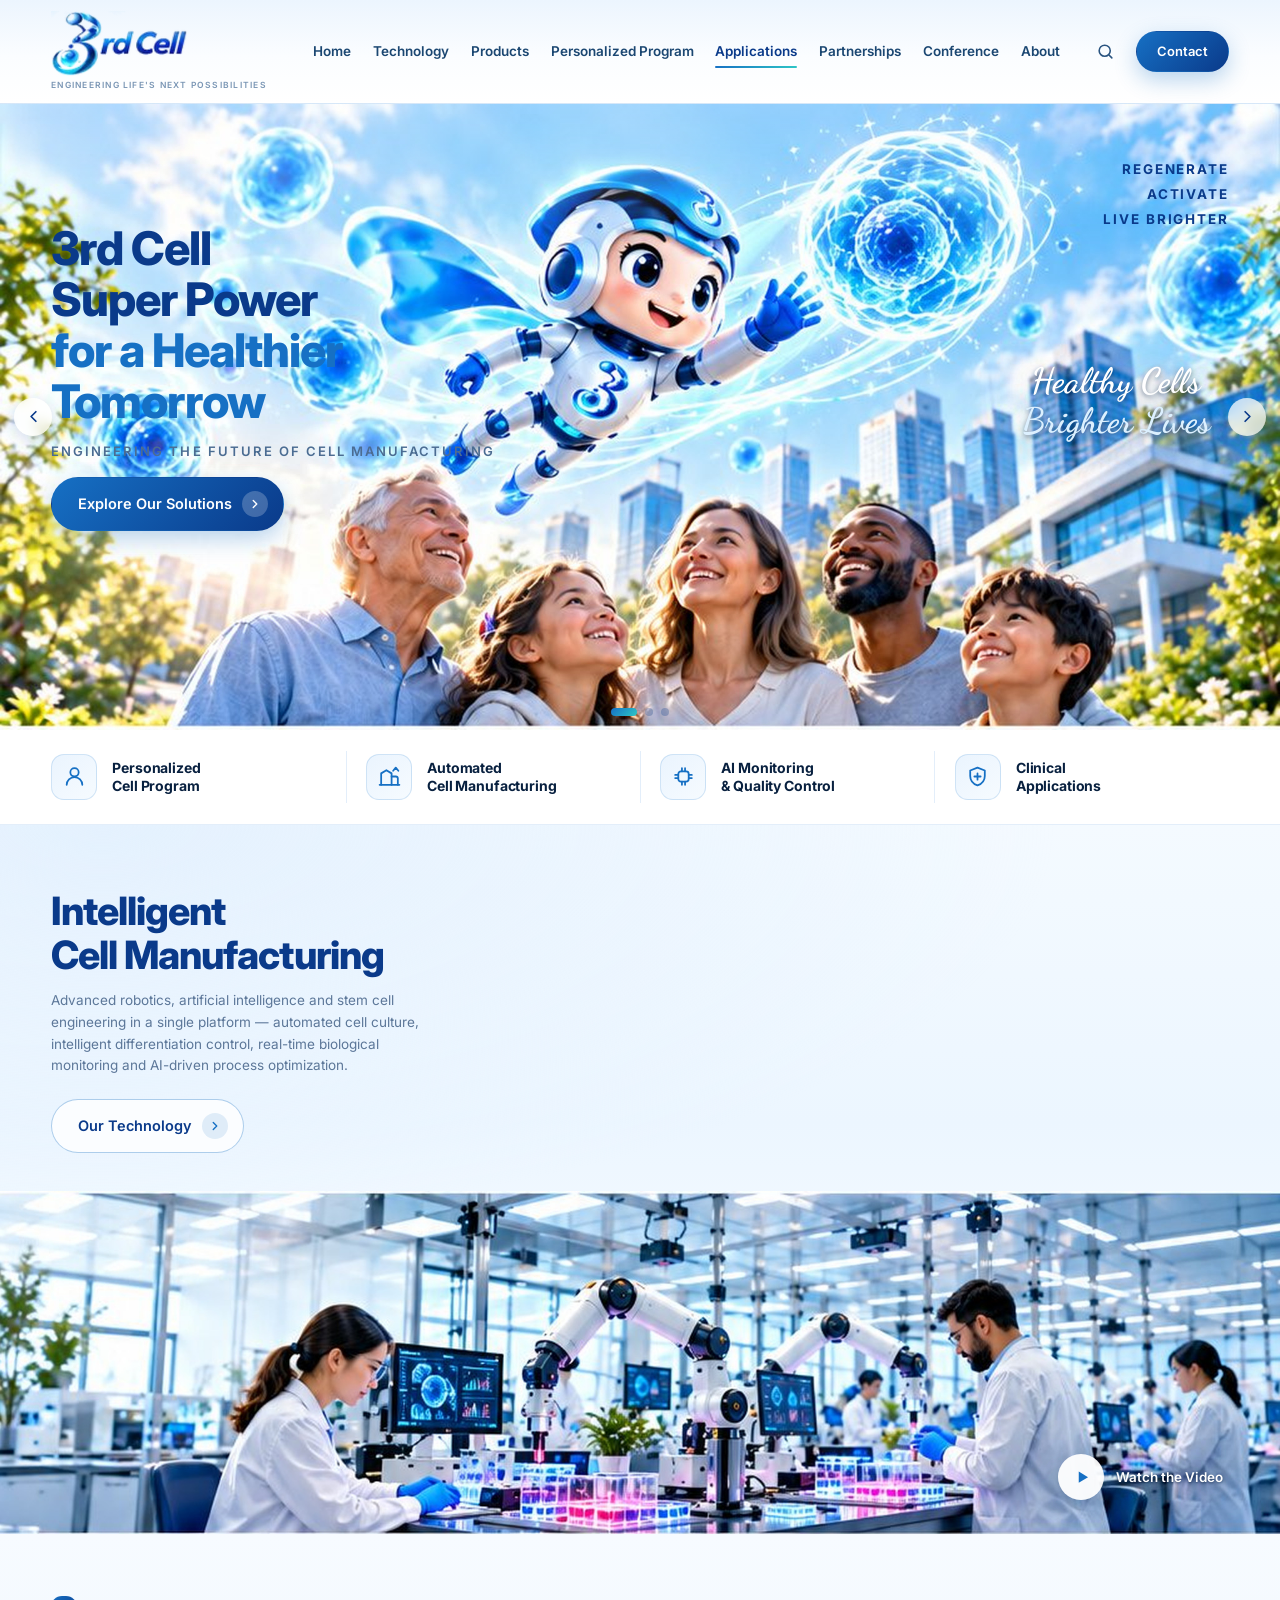
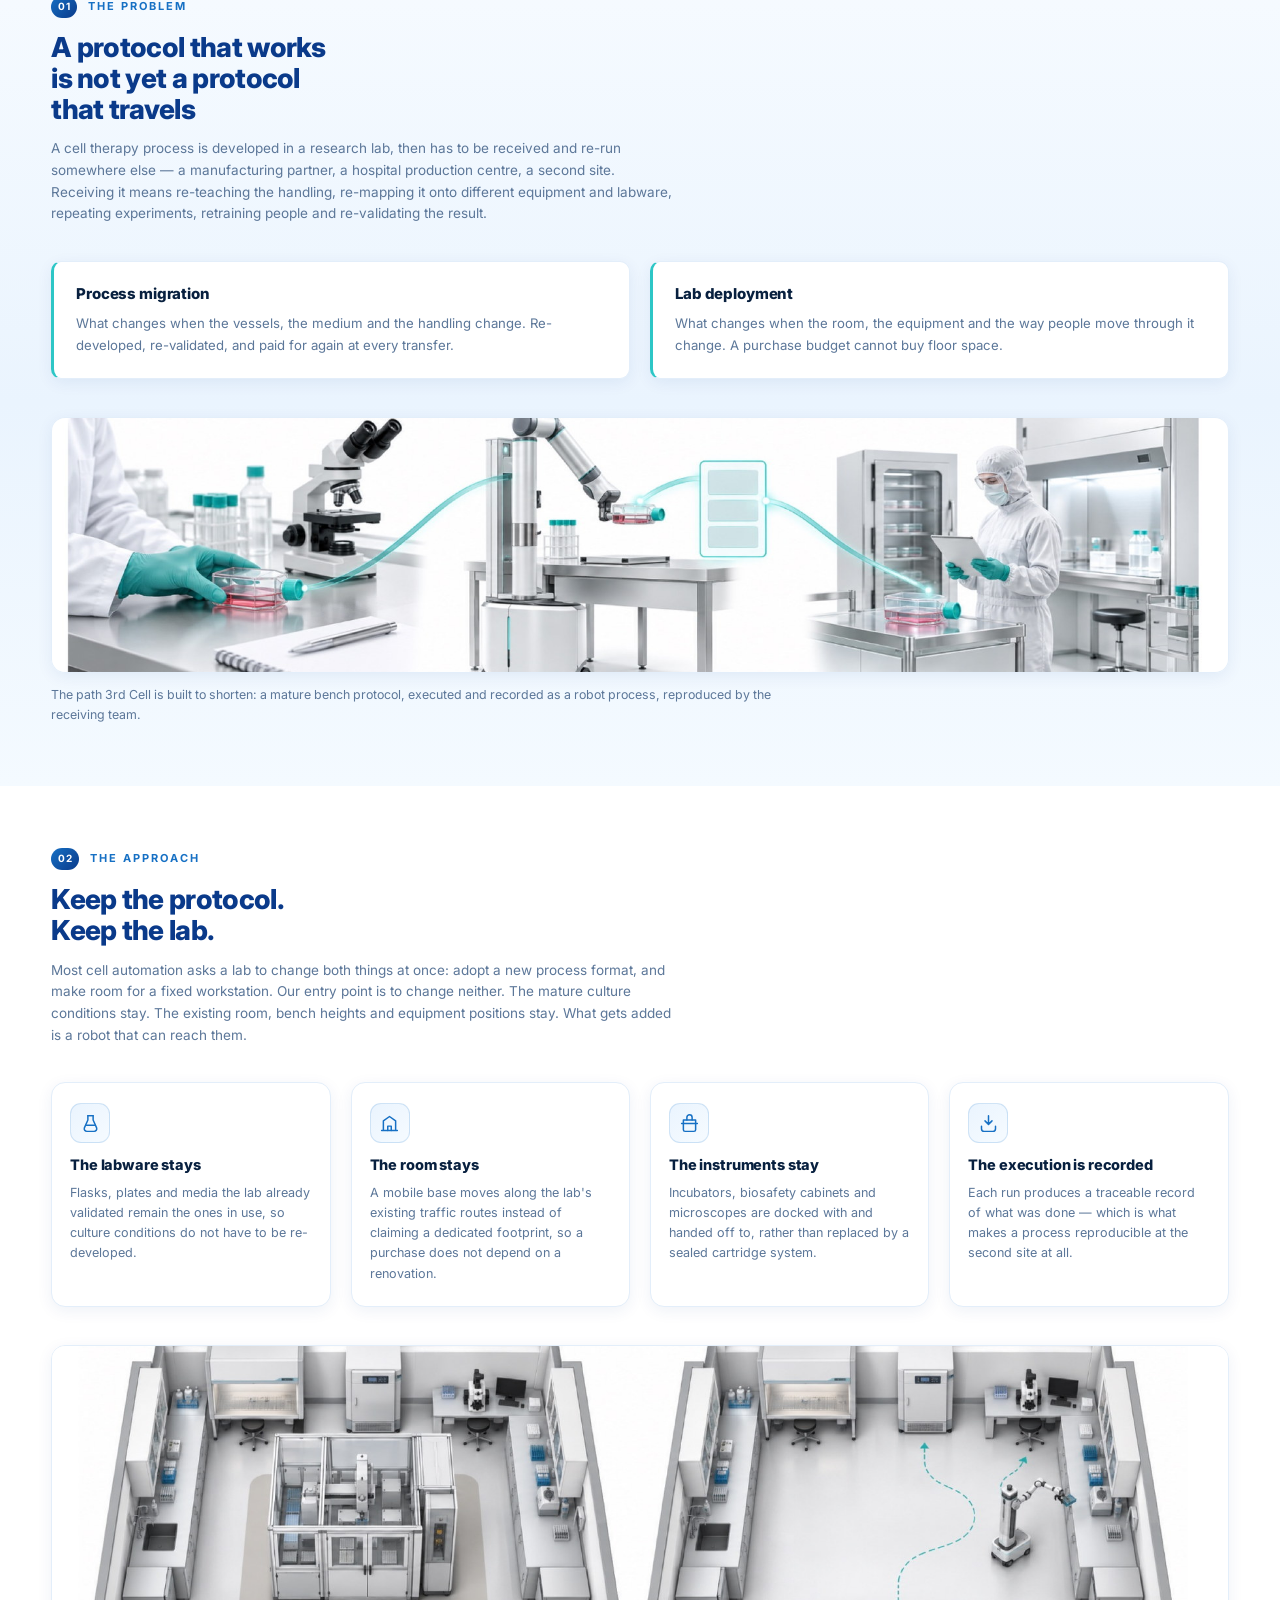
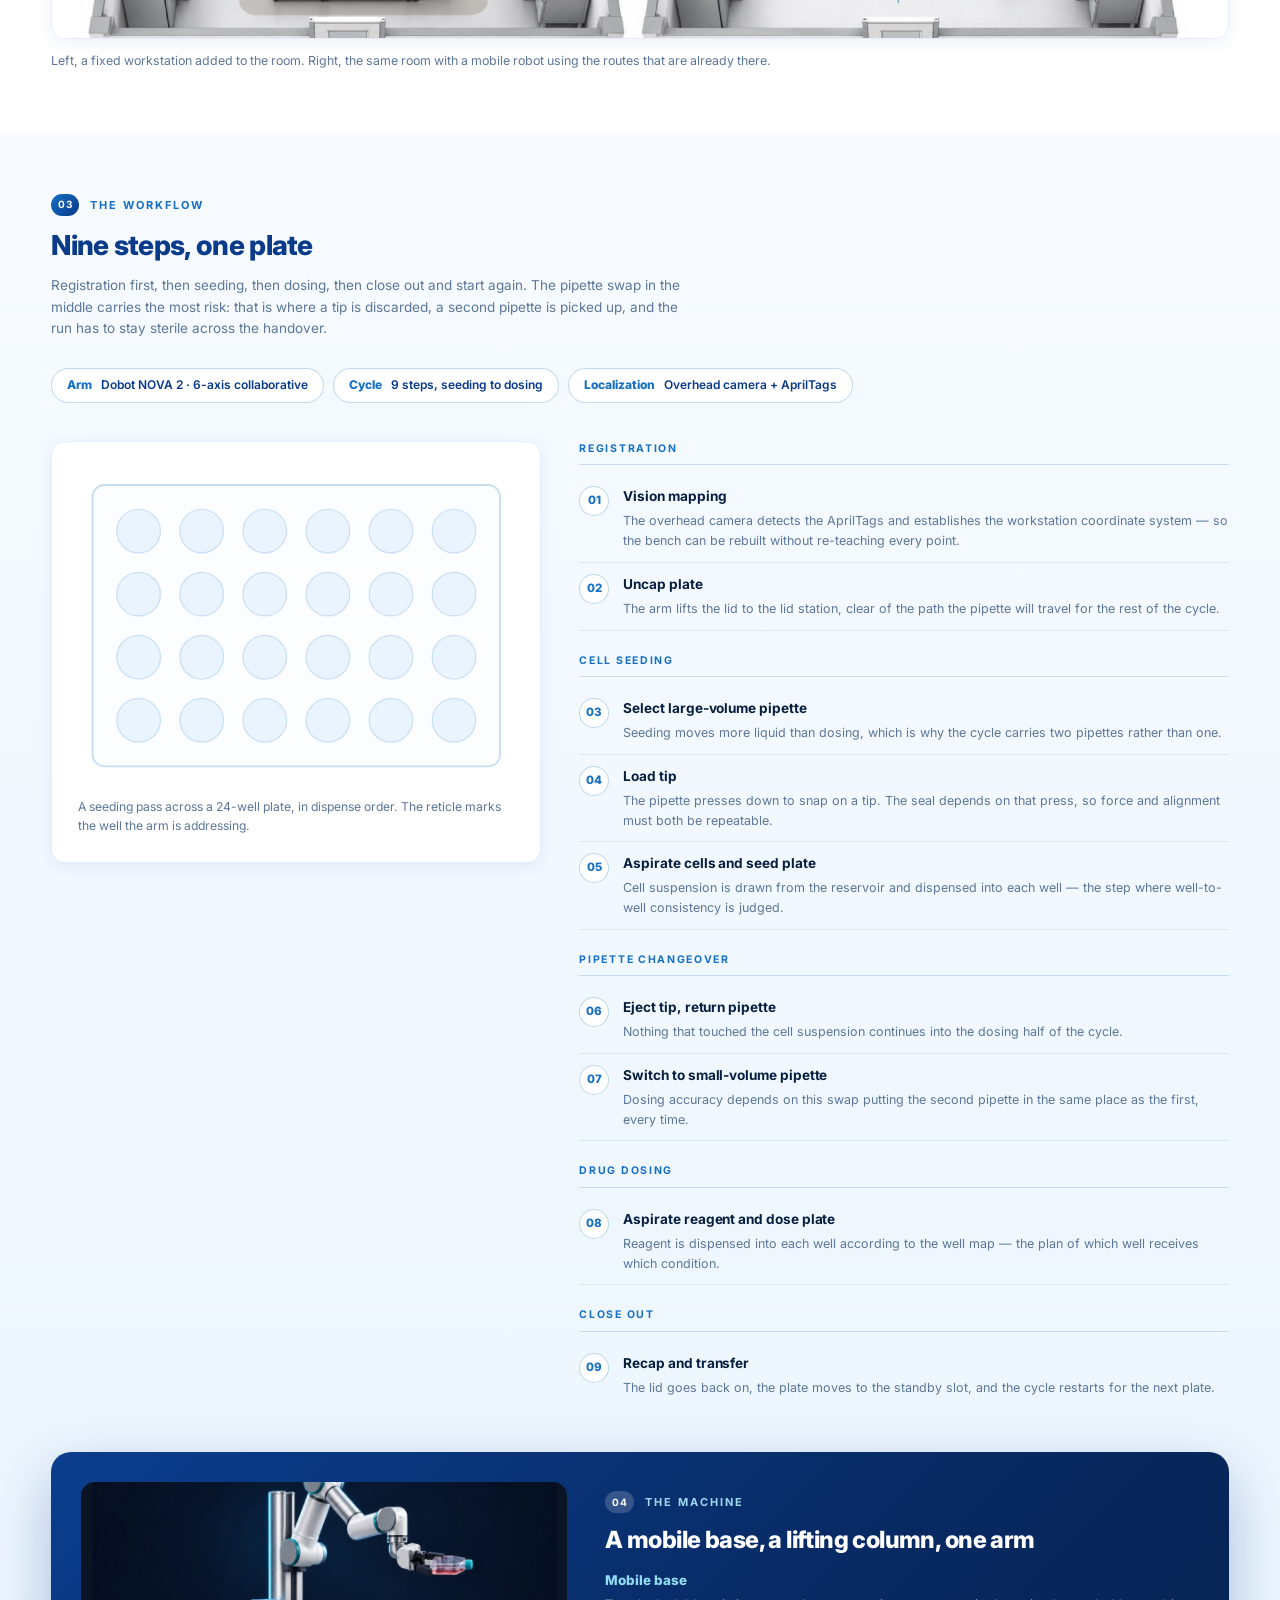
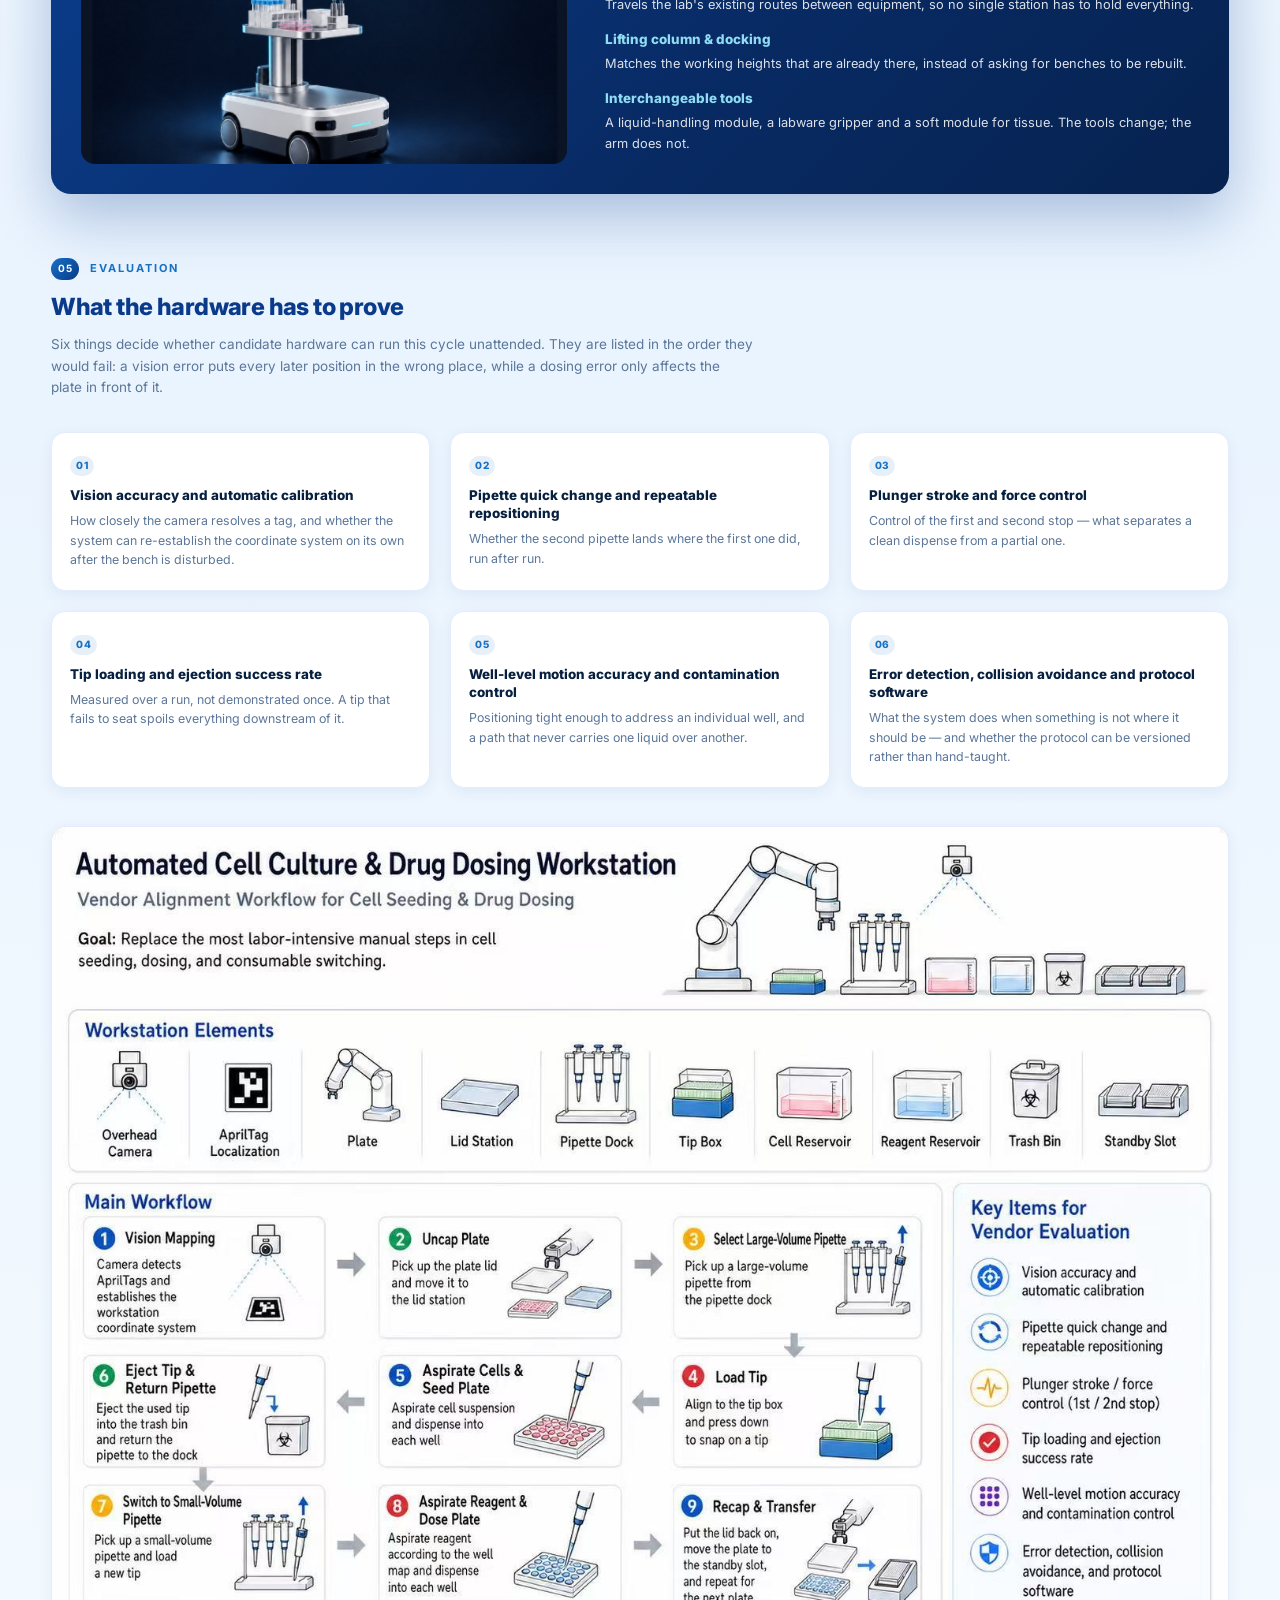
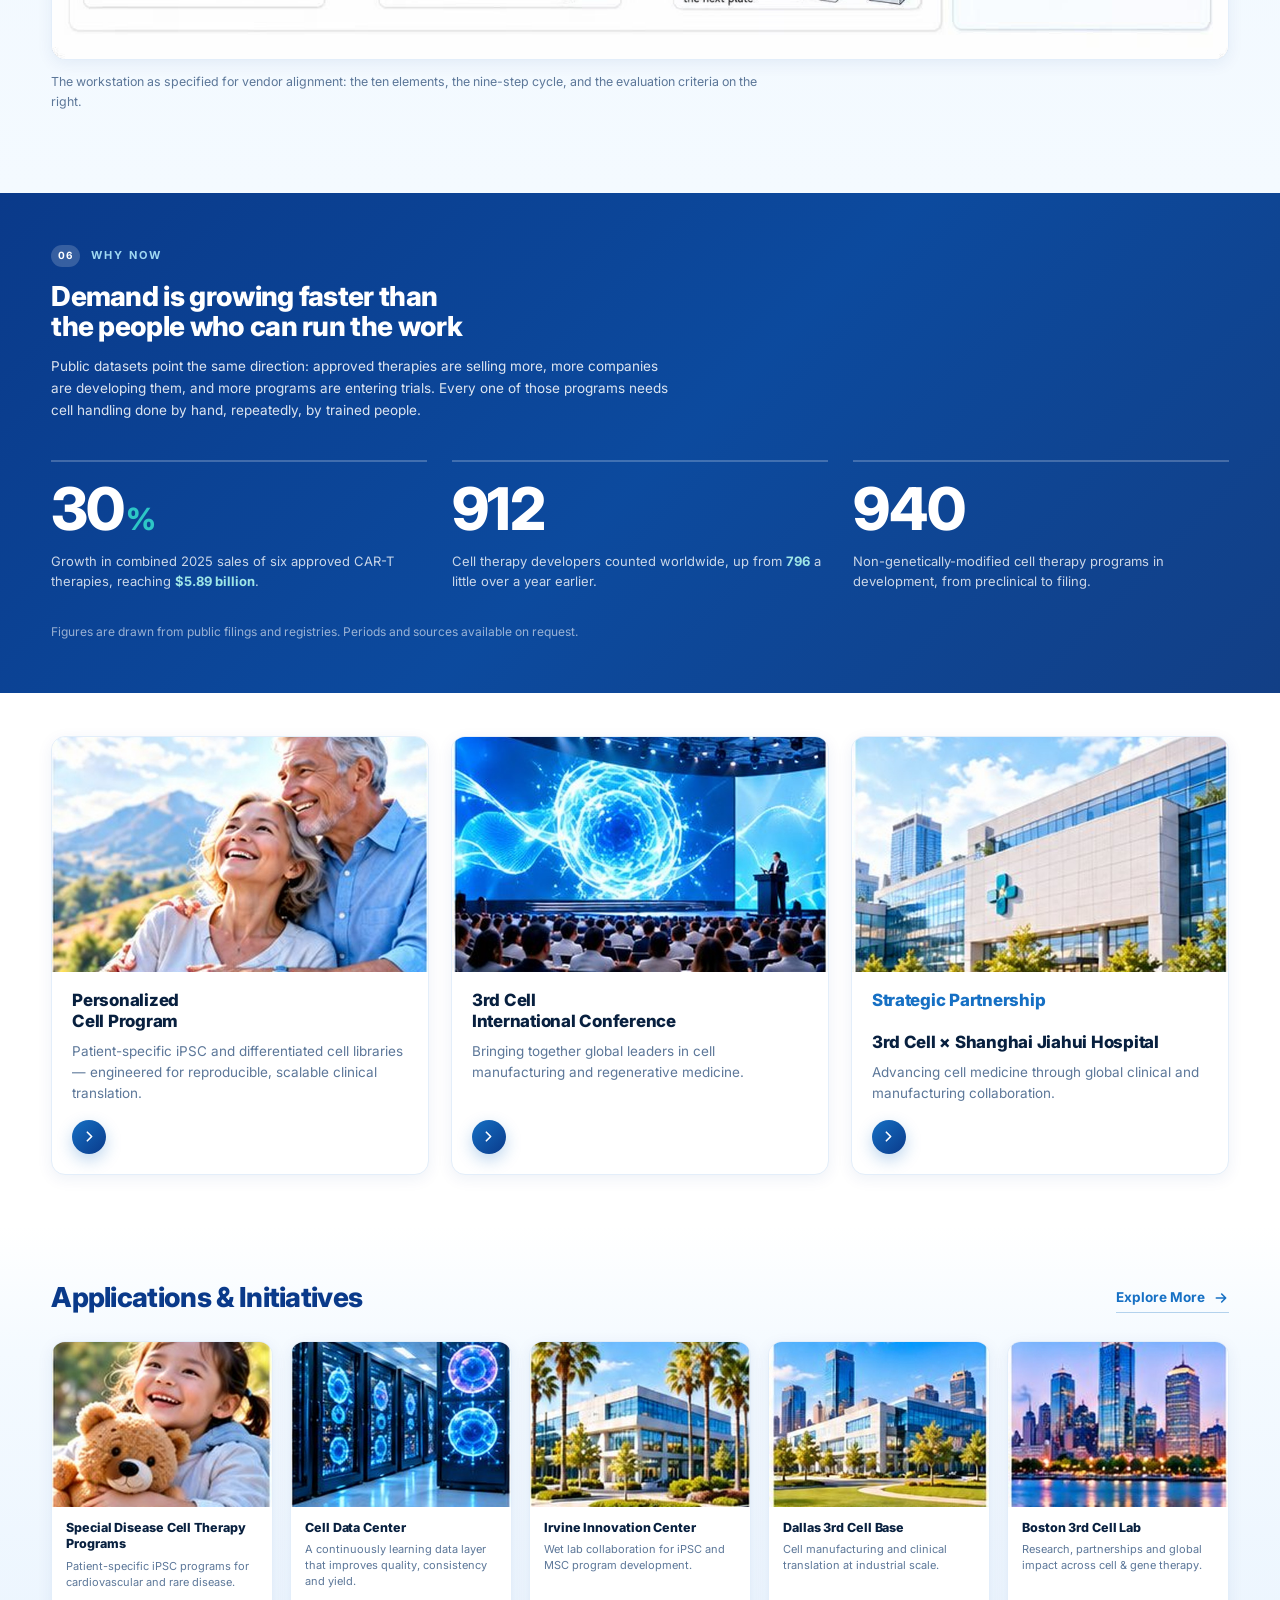
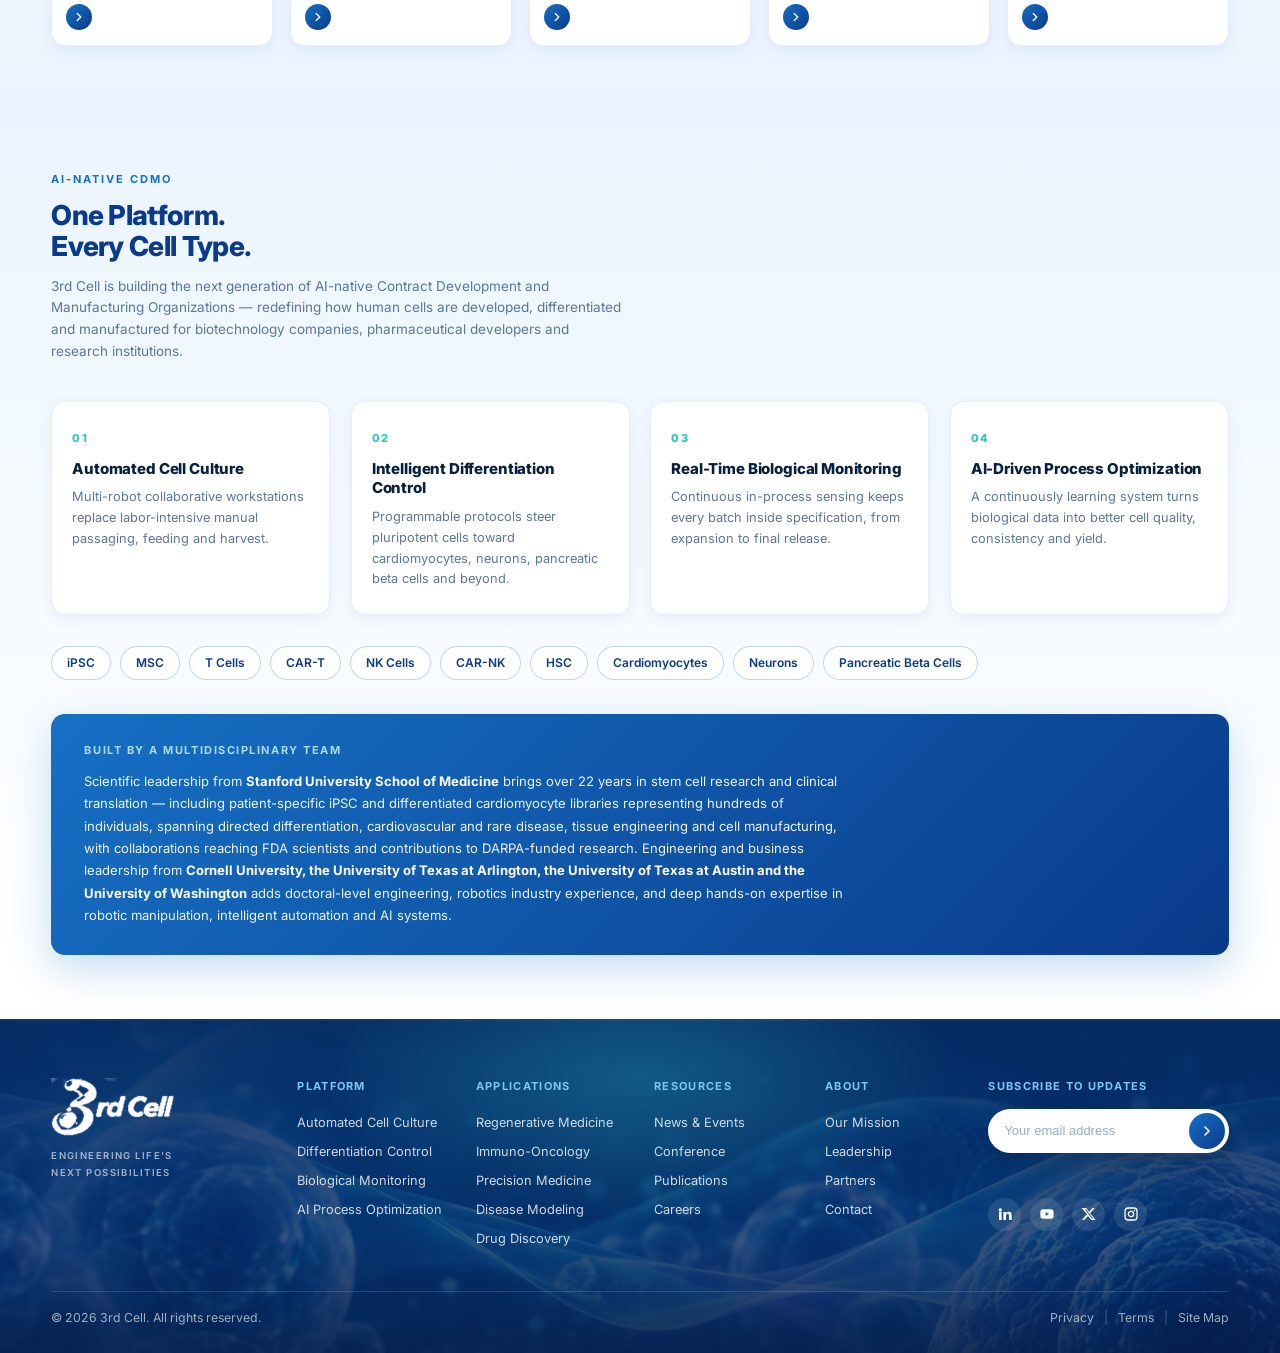
<file: index.html>
<!DOCTYPE html>
<html lang="en">
<head>
<meta charset="UTF-8">
<meta name="viewport" content="width=device-width, initial-scale=1">
<title>3rd Cell — AI-Native Cell Manufacturing</title>
<meta name="description" content="3rd Cell is building the next generation of AI-native CDMOs — advanced robotics, artificial intelligence and stem cell engineering for programmable, reproducible and scalable human cell manufacturing.">
<meta property="og:title" content="3rd Cell — Engineering the Future of Cell Manufacturing">
<meta property="og:description" content="AI-native CDMO for cell and gene therapy: automated cell culture, intelligent differentiation control, real-time biological monitoring and AI-driven process optimization.">
<meta property="og:type" content="website">
<link rel="icon" href="assets/logo.png">
<link rel="preconnect" href="https://fonts.googleapis.com">
<link rel="preconnect" href="https://fonts.gstatic.com" crossorigin>
<link href="https://fonts.googleapis.com/css2?family=Inter:wght@400;500;600;700;800;900&family=Dancing+Script:wght@600;700&display=swap" rel="stylesheet">
<link rel="stylesheet" href="styles.css">
</head>
<body>

<!-- ══════════ HEADER ══════════ -->
<header class="site-header" id="siteHeader">
  <div class="wrap header-inner">
    <a class="brand" href="#top" aria-label="3rd Cell home">
      <img src="assets/logo.png" alt="3rd Cell" class="brand-logo">
      <span class="brand-tag">Engineering Life's Next Possibilities</span>
    </a>

    <nav class="nav" id="primaryNav" aria-label="Primary">
      <a href="#top" class="nav-link is-active">Home</a>
      <a href="#technology" class="nav-link">Technology</a>
      <a href="#products" class="nav-link">Products</a>
      <a href="#programs" class="nav-link">Personalized Program</a>
      <a href="#applications" class="nav-link">Applications</a>
      <a href="#partnerships" class="nav-link">Partnerships</a>
      <a href="#conference" class="nav-link">Conference</a>
      <a href="about.html" class="nav-link">About</a>
    </nav>

    <div class="header-actions">
      <button class="icon-btn" id="searchToggle" aria-label="Search">
        <svg viewBox="0 0 24 24" fill="none" stroke="currentColor" stroke-width="2" stroke-linecap="round"><circle cx="11" cy="11" r="7"/><path d="m20 20-3.6-3.6"/></svg>
      </button>
      <a href="#contact" class="btn btn-primary btn-sm">Contact</a>
      <button class="burger" id="navToggle" aria-label="Menu" aria-expanded="false"><span></span><span></span><span></span></button>
    </div>
  </div>
  <div class="search-bar" id="searchBar">
    <div class="wrap search-inner">
      <svg viewBox="0 0 24 24" fill="none" stroke="currentColor" stroke-width="2" stroke-linecap="round"><circle cx="11" cy="11" r="7"/><path d="m20 20-3.6-3.6"/></svg>
      <input type="search" placeholder="Search 3rd Cell — technology, programs, research…" aria-label="Search site">
      <button class="search-close" id="searchClose" aria-label="Close search">Esc</button>
    </div>
  </div>
</header>

<main id="top">

<!-- ══════════ HERO ══════════ -->
<section class="hero" id="hero" aria-roledescription="carousel">
  <div class="hero-stage">
    <div class="hero-slide is-active" data-theme="light">
      <img class="hero-img" src="assets/hero.jpg" alt="A multi-generational family looking up at glowing cell spheres above a city skyline">
    </div>
    <div class="hero-slide" data-theme="light" data-scrim="light">
      <img class="hero-img" src="assets/lab.jpg" alt="Multi-robot collaborative cell manufacturing laboratory" style="object-position:62% 50%">
    </div>
    <div class="hero-slide" data-theme="dark">
      <img class="hero-img" src="assets/footer-bg.jpg" alt="Luminous engineered cell spheres">
    </div>
  </div>

  <div class="hero-scrim"></div>

  <div class="hero-copy-wrap">
    <div class="hero-copy">
      <h1 class="hero-title">
        <span class="t-dark" data-slide-line>3rd Cell</span>
        <span class="t-dark" data-slide-line>Super Power</span>
        <span class="t-blue" data-slide-line>for a Healthier</span>
        <span class="t-blue" data-slide-line>Tomorrow</span>
      </h1>
      <p class="hero-sub" data-slide-sub>Engineering the Future of Cell Manufacturing</p>
      <a href="#technology" class="btn btn-primary btn-lg" data-slide-cta>Explore Our Solutions
        <span class="btn-arrow"><svg viewBox="0 0 24 24" fill="none" stroke="currentColor" stroke-width="2.4" stroke-linecap="round" stroke-linejoin="round"><path d="m9 6 6 6-6 6"/></svg></span>
      </a>
    </div>
    <p class="hero-eyebrow" data-slide-eyebrow><span>Regenerate</span><span>Activate</span><span>Live Brighter</span></p>
    <p class="hero-script" data-slide-script>Healthy Cells<br><span>Brighter Lives</span></p>
  </div>

  <button class="hero-arrow hero-arrow--prev" id="heroPrev" aria-label="Previous slide">
    <svg viewBox="0 0 24 24" fill="none" stroke="currentColor" stroke-width="2.2" stroke-linecap="round" stroke-linejoin="round"><path d="m15 18-6-6 6-6"/></svg>
  </button>
  <button class="hero-arrow hero-arrow--next" id="heroNext" aria-label="Next slide">
    <svg viewBox="0 0 24 24" fill="none" stroke="currentColor" stroke-width="2.2" stroke-linecap="round" stroke-linejoin="round"><path d="m9 6 6 6-6 6"/></svg>
  </button>

  <div class="hero-dots" id="heroDots" role="tablist" aria-label="Slide selector"></div>
</section>

<!-- ══════════ PILLARS ══════════ -->
<section class="pillars" id="products">
  <div class="wrap pillars-grid">
    <a class="pillar" href="#programs">
      <span class="pillar-ico">
        <svg viewBox="0 0 24 24" fill="none" stroke="currentColor" stroke-width="1.7" stroke-linecap="round" stroke-linejoin="round"><path d="M12 12a4 4 0 1 0 0-8 4 4 0 0 0 0 8Z"/><path d="M4.5 20a7.5 7.5 0 0 1 15 0"/></svg>
      </span>
      <span class="pillar-label">Personalized<br>Cell Program</span>
    </a>
    <a class="pillar" href="#technology">
      <span class="pillar-ico">
        <svg viewBox="0 0 24 24" fill="none" stroke="currentColor" stroke-width="1.7" stroke-linecap="round" stroke-linejoin="round"><path d="M4 20V9l5-3 5 3v11"/><path d="M14 12h4a2 2 0 0 1 2 2v6"/><path d="M2.5 20h19"/><path d="m15.5 6.5 2.5-3 2.5 3"/></svg>
      </span>
      <span class="pillar-label">Automated<br>Cell Manufacturing</span>
    </a>
    <a class="pillar" href="#technology">
      <span class="pillar-ico">
        <svg viewBox="0 0 24 24" fill="none" stroke="currentColor" stroke-width="1.7" stroke-linecap="round" stroke-linejoin="round"><rect x="7" y="7" width="10" height="10" rx="2.5"/><path d="M10.5 4v3M13.5 4v3M10.5 17v3M13.5 17v3M4 10.5h3M4 13.5h3M17 10.5h3M17 13.5h3"/></svg>
      </span>
      <span class="pillar-label">AI Monitoring<br>&amp; Quality Control</span>
    </a>
    <a class="pillar" href="#applications">
      <span class="pillar-ico">
        <svg viewBox="0 0 24 24" fill="none" stroke="currentColor" stroke-width="1.7" stroke-linecap="round" stroke-linejoin="round"><path d="M12 3.5 5 6.2v5.3c0 4.2 2.9 7.6 7 9 4.1-1.4 7-4.8 7-9V6.2L12 3.5Z"/><path d="M12 9v6M9 12h6"/></svg>
      </span>
      <span class="pillar-label">Clinical<br>Applications</span>
    </a>
  </div>
</section>

<!-- ══════════ TECHNOLOGY ══════════ -->
<section class="tech" id="technology">
  <div class="wrap">
    <div class="tech-head">
      <h2 class="h2">Intelligent<br>Cell Manufacturing</h2>
      <p class="lede">Advanced robotics, artificial intelligence and stem cell engineering in a single platform — automated cell culture, intelligent differentiation control, real-time biological monitoring and AI-driven process optimization.</p>
      <a href="#platform" class="btn btn-ghost btn-lg">Our Technology
        <span class="btn-arrow"><svg viewBox="0 0 24 24" fill="none" stroke="currentColor" stroke-width="2.4" stroke-linecap="round" stroke-linejoin="round"><path d="m9 6 6 6-6 6"/></svg></span>
      </a>
    </div>
  </div>
  <div class="tech-media">
    <img src="assets/lab.jpg" alt="Robotic arms and scientists working at collaborative cell culture workstations">
    <button class="watch" id="watchVideo">
      <span class="watch-play">
        <svg viewBox="0 0 24 24" fill="currentColor"><path d="M8 5.2v13.6L19 12 8 5.2Z"/></svg>
      </span>
      <span class="watch-text">Watch the Video</span>
    </button>
  </div>
</section>

<!-- ══════════ TRANSFER / PROBLEM ══════════ -->
<section class="band band--ice" id="transfer">
  <div class="wrap">
    <p class="kicker"><span>01</span> The Problem</p>
    <h2 class="h2 h2-sm">A protocol that works<br>is not yet a protocol<br>that travels</h2>
    <p class="lede">A cell therapy process is developed in a research lab, then has to be received and re-run somewhere else — a manufacturing partner, a hospital production centre, a second site. Receiving it means re-teaching the handling, re-mapping it onto different equipment and labware, repeating experiments, retraining people and re-validating the result.</p>

    <div class="duo">
      <article class="duo-card reveal">
        <h3>Process migration</h3>
        <p>What changes when the vessels, the medium and the handling change. Re-developed, re-validated, and paid for again at every transfer.</p>
      </article>
      <article class="duo-card reveal">
        <h3>Lab deployment</h3>
        <p>What changes when the room, the equipment and the way people move through it change. A purchase budget cannot buy floor space.</p>
      </article>
    </div>

    <figure class="band-figure reveal">
      <img src="assets/transfer-path.jpg" alt="Three stages of process transfer: a mature protocol at the bench, the same protocol executed and recorded by a robot, and a receiving team reproducing it in a cleanroom.">
      <figcaption>The path 3rd Cell is built to shorten: a mature bench protocol, executed and recorded as a robot process, reproduced by the receiving team.</figcaption>
    </figure>
  </div>
</section>

<!-- ══════════ APPROACH ══════════ -->
<section class="band" id="approach">
  <div class="wrap">
    <p class="kicker"><span>02</span> The Approach</p>
    <h2 class="h2 h2-sm">Keep the protocol.<br>Keep the lab.</h2>
    <p class="lede">Most cell automation asks a lab to change both things at once: adopt a new process format, and make room for a fixed workstation. Our entry point is to change neither. The mature culture conditions stay. The existing room, bench heights and equipment positions stay. What gets added is a robot that can reach them.</p>

    <div class="quad">
      <article class="quad-card reveal">
        <span class="quad-ico"><svg viewBox="0 0 24 24" fill="none" stroke="currentColor" stroke-width="1.7" stroke-linecap="round" stroke-linejoin="round"><path d="M9 3h6v5l4 9a3 3 0 0 1-2.8 4H7.8A3 3 0 0 1 5 17l4-9V3Z"/><path d="M9 3h6M7.5 14h9"/></svg></span>
        <h3>The labware stays</h3>
        <p>Flasks, plates and media the lab already validated remain the ones in use, so culture conditions do not have to be re-developed.</p>
      </article>
      <article class="quad-card reveal">
        <span class="quad-ico"><svg viewBox="0 0 24 24" fill="none" stroke="currentColor" stroke-width="1.7" stroke-linecap="round" stroke-linejoin="round"><path d="M3 20h18M5 20V9l7-5 7 5v11"/><path d="M10 20v-5h4v5"/></svg></span>
        <h3>The room stays</h3>
        <p>A mobile base moves along the lab's existing traffic routes instead of claiming a dedicated footprint, so a purchase does not depend on a renovation.</p>
      </article>
      <article class="quad-card reveal">
        <span class="quad-ico"><svg viewBox="0 0 24 24" fill="none" stroke="currentColor" stroke-width="1.7" stroke-linecap="round" stroke-linejoin="round"><path d="M5 8h14v11a2 2 0 0 1-2 2H7a2 2 0 0 1-2-2V8Z"/><path d="M9 8V5a3 3 0 0 1 6 0v3M3 12h18"/></svg></span>
        <h3>The instruments stay</h3>
        <p>Incubators, biosafety cabinets and microscopes are docked with and handed off to, rather than replaced by a sealed cartridge system.</p>
      </article>
      <article class="quad-card reveal">
        <span class="quad-ico"><svg viewBox="0 0 24 24" fill="none" stroke="currentColor" stroke-width="1.7" stroke-linecap="round" stroke-linejoin="round"><path d="M12 3v10m0 0 4-4m-4 4-4-4"/><path d="M4 15v3a3 3 0 0 0 3 3h10a3 3 0 0 0 3-3v-3"/></svg></span>
        <h3>The execution is recorded</h3>
        <p>Each run produces a traceable record of what was done — which is what makes a process reproducible at the second site at all.</p>
      </article>
    </div>

    <figure class="band-figure band-figure--wide reveal">
      <img src="assets/lab-motion.jpg" alt="Two lab layouts compared: a fixed automation workstation occupying the centre of the room, and a mobile robot travelling the existing routes between equipment.">
      <figcaption>Left, a fixed workstation added to the room. Right, the same room with a mobile robot using the routes that are already there.</figcaption>
    </figure>
  </div>
</section>

<!-- ══════════ CYCLE ══════════ -->
<section class="band band--ice" id="cycle">
  <div class="wrap">
    <p class="kicker"><span>03</span> The Workflow</p>
    <h2 class="h2 h2-sm">Nine steps, one plate</h2>
    <p class="lede">Registration first, then seeding, then dosing, then close out and start again. The pipette swap in the middle carries the most risk: that is where a tip is discarded, a second pipette is picked up, and the run has to stay sterile across the handover.</p>

    <div class="spec-row">
      <span><b>Arm</b> Dobot NOVA 2 · 6-axis collaborative</span>
      <span><b>Cycle</b> 9 steps, seeding to dosing</span>
      <span><b>Localization</b> Overhead camera + AprilTags</span>
    </div>

    <div class="cycle-grid">
      <figure class="plate-figure reveal">
        <svg class="plate" data-plate data-cols="6" viewBox="0 0 360 260" role="img" aria-label="A 24-well plate filling well by well in the serpentine order a pipette works">
          <defs>
            <linearGradient id="wellFill" x1="0" y1="0" x2="0" y2="1">
              <stop offset="0" stop-color="#4ADDDA"/>
              <stop offset="1" stop-color="#1670C4"/>
            </linearGradient>
          </defs>
          <rect class="plate__frame" x="12" y="14" width="336" height="232" rx="10"/>
          <g class="plate__wells">
            <circle class="plate__well" cx="50"  cy="52"  r="18"/><circle class="plate__fill" cx="50"  cy="52"  r="11.5"/>
            <circle class="plate__well" cx="102" cy="52"  r="18"/><circle class="plate__fill" cx="102" cy="52"  r="11.5"/>
            <circle class="plate__well" cx="154" cy="52"  r="18"/><circle class="plate__fill" cx="154" cy="52"  r="11.5"/>
            <circle class="plate__well" cx="206" cy="52"  r="18"/><circle class="plate__fill" cx="206" cy="52"  r="11.5"/>
            <circle class="plate__well" cx="258" cy="52"  r="18"/><circle class="plate__fill" cx="258" cy="52"  r="11.5"/>
            <circle class="plate__well" cx="310" cy="52"  r="18"/><circle class="plate__fill" cx="310" cy="52"  r="11.5"/>
            <circle class="plate__well" cx="50"  cy="104" r="18"/><circle class="plate__fill" cx="50"  cy="104" r="11.5"/>
            <circle class="plate__well" cx="102" cy="104" r="18"/><circle class="plate__fill" cx="102" cy="104" r="11.5"/>
            <circle class="plate__well" cx="154" cy="104" r="18"/><circle class="plate__fill" cx="154" cy="104" r="11.5"/>
            <circle class="plate__well" cx="206" cy="104" r="18"/><circle class="plate__fill" cx="206" cy="104" r="11.5"/>
            <circle class="plate__well" cx="258" cy="104" r="18"/><circle class="plate__fill" cx="258" cy="104" r="11.5"/>
            <circle class="plate__well" cx="310" cy="104" r="18"/><circle class="plate__fill" cx="310" cy="104" r="11.5"/>
            <circle class="plate__well" cx="50"  cy="156" r="18"/><circle class="plate__fill" cx="50"  cy="156" r="11.5"/>
            <circle class="plate__well" cx="102" cy="156" r="18"/><circle class="plate__fill" cx="102" cy="156" r="11.5"/>
            <circle class="plate__well" cx="154" cy="156" r="18"/><circle class="plate__fill" cx="154" cy="156" r="11.5"/>
            <circle class="plate__well" cx="206" cy="156" r="18"/><circle class="plate__fill" cx="206" cy="156" r="11.5"/>
            <circle class="plate__well" cx="258" cy="156" r="18"/><circle class="plate__fill" cx="258" cy="156" r="11.5"/>
            <circle class="plate__well" cx="310" cy="156" r="18"/><circle class="plate__fill" cx="310" cy="156" r="11.5"/>
            <circle class="plate__well" cx="50"  cy="208" r="18"/><circle class="plate__fill" cx="50"  cy="208" r="11.5"/>
            <circle class="plate__well" cx="102" cy="208" r="18"/><circle class="plate__fill" cx="102" cy="208" r="11.5"/>
            <circle class="plate__well" cx="154" cy="208" r="18"/><circle class="plate__fill" cx="154" cy="208" r="11.5"/>
            <circle class="plate__well" cx="206" cy="208" r="18"/><circle class="plate__fill" cx="206" cy="208" r="11.5"/>
            <circle class="plate__well" cx="258" cy="208" r="18"/><circle class="plate__fill" cx="258" cy="208" r="11.5"/>
            <circle class="plate__well" cx="310" cy="208" r="18"/><circle class="plate__fill" cx="310" cy="208" r="11.5"/>
          </g>
          <g class="plate__tip">
            <circle r="25" fill="none" stroke="currentColor" stroke-width="1.4" opacity="0.9"/>
            <line x1="-32" y1="0" x2="-27" y2="0" stroke="currentColor" stroke-width="1.4"/>
            <line x1="27"  y1="0" x2="32"  y2="0" stroke="currentColor" stroke-width="1.4"/>
            <line x1="0" y1="-32" x2="0" y2="-27" stroke="currentColor" stroke-width="1.4"/>
            <line x1="0" y1="27"  x2="0" y2="32"  stroke="currentColor" stroke-width="1.4"/>
          </g>
        </svg>
        <figcaption>A seeding pass across a 24-well plate, in dispense order. The reticle marks the well the arm is addressing.</figcaption>
      </figure>

      <ol class="steps" id="stepsList">
        <li class="steps-group"><h4>Registration</h4></li>
        <li class="step"><span class="step-n">01</span><div><strong>Vision mapping</strong><p>The overhead camera detects the AprilTags and establishes the workstation coordinate system — so the bench can be rebuilt without re-teaching every point.</p></div></li>
        <li class="step"><span class="step-n">02</span><div><strong>Uncap plate</strong><p>The arm lifts the lid to the lid station, clear of the path the pipette will travel for the rest of the cycle.</p></div></li>
        <li class="steps-group"><h4>Cell seeding</h4></li>
        <li class="step"><span class="step-n">03</span><div><strong>Select large-volume pipette</strong><p>Seeding moves more liquid than dosing, which is why the cycle carries two pipettes rather than one.</p></div></li>
        <li class="step"><span class="step-n">04</span><div><strong>Load tip</strong><p>The pipette presses down to snap on a tip. The seal depends on that press, so force and alignment must both be repeatable.</p></div></li>
        <li class="step"><span class="step-n">05</span><div><strong>Aspirate cells and seed plate</strong><p>Cell suspension is drawn from the reservoir and dispensed into each well — the step where well-to-well consistency is judged.</p></div></li>
        <li class="steps-group"><h4>Pipette changeover</h4></li>
        <li class="step"><span class="step-n">06</span><div><strong>Eject tip, return pipette</strong><p>Nothing that touched the cell suspension continues into the dosing half of the cycle.</p></div></li>
        <li class="step"><span class="step-n">07</span><div><strong>Switch to small-volume pipette</strong><p>Dosing accuracy depends on this swap putting the second pipette in the same place as the first, every time.</p></div></li>
        <li class="steps-group"><h4>Drug dosing</h4></li>
        <li class="step"><span class="step-n">08</span><div><strong>Aspirate reagent and dose plate</strong><p>Reagent is dispensed into each well according to the well map — the plan of which well receives which condition.</p></div></li>
        <li class="steps-group"><h4>Close out</h4></li>
        <li class="step"><span class="step-n">09</span><div><strong>Recap and transfer</strong><p>The lid goes back on, the plate moves to the standby slot, and the cycle restarts for the next plate.</p></div></li>
      </ol>
    </div>

    <div class="machine-band reveal">
      <img src="assets/machine.jpg" alt="A six-axis collaborative arm on a lifting column mounted to a mobile base, alongside a lab bench holding a culture flask.">
      <div class="machine-copy">
        <p class="kicker kicker--light"><span>04</span> The Machine</p>
        <h3 class="h2 h2-xs">A mobile base, a lifting column, one arm</h3>
        <dl class="machine-list">
          <div><dt>Mobile base</dt><dd>Travels the lab's existing routes between equipment, so no single station has to hold everything.</dd></div>
          <div><dt>Lifting column &amp; docking</dt><dd>Matches the working heights that are already there, instead of asking for benches to be rebuilt.</dd></div>
          <div><dt>Interchangeable tools</dt><dd>A liquid-handling module, a labware gripper and a soft module for tissue. The tools change; the arm does not.</dd></div>
        </dl>
      </div>
    </div>

    <div class="prove">
      <p class="kicker"><span>05</span> Evaluation</p>
      <h3 class="h2 h2-xs">What the hardware has to prove</h3>
      <p class="lede">Six things decide whether candidate hardware can run this cycle unattended. They are listed in the order they would fail: a vision error puts every later position in the wrong place, while a dosing error only affects the plate in front of it.</p>

      <ol class="prove-list">
        <li class="reveal"><span class="prove-n">01</span><strong>Vision accuracy and automatic calibration</strong><p>How closely the camera resolves a tag, and whether the system can re-establish the coordinate system on its own after the bench is disturbed.</p></li>
        <li class="reveal"><span class="prove-n">02</span><strong>Pipette quick change and repeatable repositioning</strong><p>Whether the second pipette lands where the first one did, run after run.</p></li>
        <li class="reveal"><span class="prove-n">03</span><strong>Plunger stroke and force control</strong><p>Control of the first and second stop — what separates a clean dispense from a partial one.</p></li>
        <li class="reveal"><span class="prove-n">04</span><strong>Tip loading and ejection success rate</strong><p>Measured over a run, not demonstrated once. A tip that fails to seat spoils everything downstream of it.</p></li>
        <li class="reveal"><span class="prove-n">05</span><strong>Well-level motion accuracy and contamination control</strong><p>Positioning tight enough to address an individual well, and a path that never carries one liquid over another.</p></li>
        <li class="reveal"><span class="prove-n">06</span><strong>Error detection, collision avoidance and protocol software</strong><p>What the system does when something is not where it should be — and whether the protocol can be versioned rather than hand-taught.</p></li>
      </ol>

      <figure class="band-figure prove-sheet reveal">
        <img src="assets/workflow-overview.jpg" alt="Workstation overview diagram showing the ten elements, the nine-step seeding and dosing cycle, and six vendor evaluation criteria.">
        <figcaption>The workstation as specified for vendor alignment: the ten elements, the nine-step cycle, and the evaluation criteria on the right.</figcaption>
      </figure>
    </div>
  </div>
</section>

<!-- ══════════ MARKET ══════════ -->
<section class="band band--tight" id="market">
  <div class="wrap">
    <p class="kicker kicker--light"><span>06</span> Why Now</p>
    <h2 class="h2 h2-sm">Demand is growing faster than<br>the people who can run the work</h2>
    <p class="lede">Public datasets point the same direction: approved therapies are selling more, more companies are developing them, and more programs are entering trials. Every one of those programs needs cell handling done by hand, repeatedly, by trained people.</p>

    <div class="stats">
      <div class="stat reveal"><span class="stat-num">30<em>%</em></span><p>Growth in combined 2025 sales of six approved CAR-T therapies, reaching <strong>$5.89&nbsp;billion</strong>.</p></div>
      <div class="stat reveal"><span class="stat-num">912</span><p>Cell therapy developers counted worldwide, up from <strong>796</strong> a little over a year earlier.</p></div>
      <div class="stat reveal"><span class="stat-num">940</span><p>Non-genetically-modified cell therapy programs in development, from preclinical to filing.</p></div>
    </div>
    <p class="stat-note">Figures are drawn from public filings and registries. Periods and sources available on request.</p>
  </div>
</section>

<!-- ══════════ STORIES ══════════ -->
<section class="stories" id="programs">
  <div class="wrap stories-grid">

    <article class="story reveal">
      <div class="story-media"><img src="assets/card-program.jpg" alt="An older couple smiling in the mountains"></div>
      <div class="story-body">
        <h3 class="story-title">Personalized<br>Cell Program</h3>
        <p class="story-desc">Patient-specific iPSC and differentiated cell libraries — engineered for reproducible, scalable clinical translation.</p>
        <span class="story-arrow"><svg viewBox="0 0 24 24" fill="none" stroke="currentColor" stroke-width="2.4" stroke-linecap="round" stroke-linejoin="round"><path d="m9 6 6 6-6 6"/></svg></span>
      </div>
    </article>

    <article class="story reveal" id="conference">
      <div class="story-media"><img src="assets/card-conference.jpg" alt="A speaker on stage at the 3rd Cell International Conference"></div>
      <div class="story-body">
        <h3 class="story-title">3rd Cell<br>International Conference</h3>
        <p class="story-desc">Bringing together global leaders in cell manufacturing and regenerative medicine.</p>
        <span class="story-arrow"><svg viewBox="0 0 24 24" fill="none" stroke="currentColor" stroke-width="2.4" stroke-linecap="round" stroke-linejoin="round"><path d="m9 6 6 6-6 6"/></svg></span>
      </div>
    </article>

    <article class="story reveal" id="partnerships">
      <div class="story-media"><img src="assets/card-partner.jpg" alt="Shanghai Jiahui Hospital campus"></div>
      <div class="story-body">
        <h3 class="story-title"><em>Strategic Partnership</em><br>3rd Cell &times; Shanghai Jiahui Hospital</h3>
        <p class="story-desc">Advancing cell medicine through global clinical and manufacturing collaboration.</p>
        <span class="story-arrow"><svg viewBox="0 0 24 24" fill="none" stroke="currentColor" stroke-width="2.4" stroke-linecap="round" stroke-linejoin="round"><path d="m9 6 6 6-6 6"/></svg></span>
      </div>
    </article>

  </div>
</section>

<!-- ══════════ APPLICATIONS ══════════ -->
<section class="apps" id="applications">
  <div class="wrap">
    <div class="apps-head">
      <h2 class="h2 h2-sm">Applications &amp; Initiatives</h2>
      <a href="about.html" class="link-more">Explore More
        <svg viewBox="0 0 24 24" fill="none" stroke="currentColor" stroke-width="2.4" stroke-linecap="round" stroke-linejoin="round"><path d="M5 12h13m-5-6 6 6-6 6"/></svg>
      </a>
    </div>

    <div class="apps-grid">
      <a class="app-card reveal" href="#programs">
        <div class="app-media"><img src="assets/app-therapy.jpg" alt="A young child hugging a teddy bear"></div>
        <h3 class="app-title">Special Disease Cell Therapy Programs</h3>
        <p class="app-desc">Patient-specific iPSC programs for cardiovascular and rare disease.</p>
        <span class="app-arrow"><svg viewBox="0 0 24 24" fill="none" stroke="currentColor" stroke-width="2.4" stroke-linecap="round" stroke-linejoin="round"><path d="m9 6 6 6-6 6"/></svg></span>
      </a>
      <a class="app-card reveal" href="#technology">
        <div class="app-media"><img src="assets/app-datacenter.jpg" alt="Rows of illuminated server racks"></div>
        <h3 class="app-title">Cell Data Center</h3>
        <p class="app-desc">A continuously learning data layer that improves quality, consistency and yield.</p>
        <span class="app-arrow"><svg viewBox="0 0 24 24" fill="none" stroke="currentColor" stroke-width="2.4" stroke-linecap="round" stroke-linejoin="round"><path d="m9 6 6 6-6 6"/></svg></span>
      </a>
      <a class="app-card reveal" href="about.html">
        <div class="app-media"><img src="assets/app-irvine.jpg" alt="Palm trees in front of a modern research campus"></div>
        <h3 class="app-title">Irvine Innovation Center</h3>
        <p class="app-desc">Wet lab collaboration for iPSC and MSC program development.</p>
        <span class="app-arrow"><svg viewBox="0 0 24 24" fill="none" stroke="currentColor" stroke-width="2.4" stroke-linecap="round" stroke-linejoin="round"><path d="m9 6 6 6-6 6"/></svg></span>
      </a>
      <a class="app-card reveal" href="#technology">
        <div class="app-media"><img src="assets/app-dallas.jpg" alt="A 3rd Cell facility beside a city skyline"></div>
        <h3 class="app-title">Dallas 3rd Cell Base</h3>
        <p class="app-desc">Cell manufacturing and clinical translation at industrial scale.</p>
        <span class="app-arrow"><svg viewBox="0 0 24 24" fill="none" stroke="currentColor" stroke-width="2.4" stroke-linecap="round" stroke-linejoin="round"><path d="m9 6 6 6-6 6"/></svg></span>
      </a>
      <a class="app-card reveal" href="#partnerships">
        <div class="app-media"><img src="assets/app-boston.jpg" alt="Boston skyline along the river at dusk"></div>
        <h3 class="app-title">Boston 3rd Cell Lab</h3>
        <p class="app-desc">Research, partnerships and global impact across cell &amp; gene therapy.</p>
        <span class="app-arrow"><svg viewBox="0 0 24 24" fill="none" stroke="currentColor" stroke-width="2.4" stroke-linecap="round" stroke-linejoin="round"><path d="m9 6 6 6-6 6"/></svg></span>
      </a>
    </div>
  </div>
</section>

<!-- ══════════ PLATFORM ══════════ -->
<section class="platform" id="platform">
  <div class="wrap">
    <p class="plat-kicker">AI-Native CDMO</p>
    <h2 class="h2 h2-sm">One Platform.<br>Every Cell Type.</h2>
    <p class="lede">3rd Cell is building the next generation of AI-native Contract Development and Manufacturing Organizations — redefining how human cells are developed, differentiated and manufactured for biotechnology companies, pharmaceutical developers and research institutions.</p>

    <div class="plat-grid">
      <article class="plat-card reveal">
        <span class="plat-num">01</span>
        <h3>Automated Cell Culture</h3>
        <p>Multi-robot collaborative workstations replace labor-intensive manual passaging, feeding and harvest.</p>
      </article>
      <article class="plat-card reveal">
        <span class="plat-num">02</span>
        <h3>Intelligent Differentiation Control</h3>
        <p>Programmable protocols steer pluripotent cells toward cardiomyocytes, neurons, pancreatic beta cells and beyond.</p>
      </article>
      <article class="plat-card reveal">
        <span class="plat-num">03</span>
        <h3>Real-Time Biological Monitoring</h3>
        <p>Continuous in-process sensing keeps every batch inside specification, from expansion to final release.</p>
      </article>
      <article class="plat-card reveal">
        <span class="plat-num">04</span>
        <h3>AI-Driven Process Optimization</h3>
        <p>A continuously learning system turns biological data into better cell quality, consistency and yield.</p>
      </article>
    </div>

    <div class="chips">
      <span>iPSC</span><span>MSC</span><span>T Cells</span><span>CAR-T</span><span>NK Cells</span><span>CAR-NK</span><span>HSC</span><span>Cardiomyocytes</span><span>Neurons</span><span>Pancreatic Beta Cells</span>
    </div>

    <div class="plat-team">
      <h4>Built by a multidisciplinary team</h4>
      <p>Scientific leadership from <strong>Stanford University School of Medicine</strong> brings over 22 years in stem cell research and clinical translation — including patient-specific iPSC and differentiated cardiomyocyte libraries representing hundreds of individuals, spanning directed differentiation, cardiovascular and rare disease, tissue engineering and cell manufacturing, with collaborations reaching FDA scientists and contributions to DARPA-funded research. Engineering and business leadership from <strong>Cornell University, the University of Texas at Arlington, the University of Texas at Austin and the University of Washington</strong> adds doctoral-level engineering, robotics industry experience, and deep hands-on expertise in robotic manipulation, intelligent automation and AI systems.</p>
    </div>
  </div>
</section>

</main>

<!-- ══════════ FOOTER ══════════ -->
<footer class="site-footer">
  <div class="footer-glow"></div>
  <div class="wrap footer-grid">

    <div class="footer-brand" id="contact">
      <img src="assets/logo-white.png" alt="3rd Cell" class="footer-logo">
      <p class="footer-tag">Engineering Life's<br>Next Possibilities</p>
    </div>

    <nav class="footer-col" aria-label="Platform">
      <h4>Platform</h4>
      <a href="#platform">Automated Cell Culture</a>
      <a href="#platform">Differentiation Control</a>
      <a href="#platform">Biological Monitoring</a>
      <a href="#platform">AI Process Optimization</a>
    </nav>

    <nav class="footer-col" aria-label="Applications">
      <h4>Applications</h4>
      <a href="#applications">Regenerative Medicine</a>
      <a href="#applications">Immuno-Oncology</a>
      <a href="#applications">Precision Medicine</a>
      <a href="#applications">Disease Modeling</a>
      <a href="#applications">Drug Discovery</a>
    </nav>

    <nav class="footer-col" aria-label="Resources">
      <h4>Resources</h4>
      <a href="about.html#overview">News &amp; Events</a>
      <a href="#conference">Conference</a>
      <a href="about.html#overview">Publications</a>
      <a href="about.html#team">Careers</a>
    </nav>

    <nav class="footer-col" aria-label="About">
      <h4>About</h4>
      <a href="about.html#vision">Our Mission</a>
      <a href="about.html#team">Leadership</a>
      <a href="#partnerships">Partners</a>
      <a href="about.html#contact">Contact</a>
    </nav>

    <div class="footer-sub">
      <h4>Subscribe to Updates</h4>
      <form class="sub-form" id="subForm" novalidate>
        <label class="sr-only" for="subEmail">Email address</label>
        <input id="subEmail" type="email" placeholder="Your email address" autocomplete="email" required>
        <button type="submit" aria-label="Subscribe">
          <svg viewBox="0 0 24 24" fill="none" stroke="currentColor" stroke-width="2.3" stroke-linecap="round" stroke-linejoin="round"><path d="m9 6 6 6-6 6"/></svg>
        </button>
      </form>
      <p class="sub-note" id="subNote" role="status"></p>

      <div class="socials">
        <a href="#" aria-label="LinkedIn"><svg viewBox="0 0 24 24" fill="currentColor"><path d="M4.98 3.5a2.5 2.5 0 1 1 0 5 2.5 2.5 0 0 1 0-5ZM3 9h4v12H3V9Zm7 0h3.8v1.7h.05c.53-.95 1.83-1.95 3.77-1.95C21.1 8.75 22 10.9 22 14.1V21h-4v-6.1c0-1.45-.03-3.3-2.05-3.3-2.05 0-2.36 1.57-2.36 3.2V21h-4V9Z"/></svg></a>
        <a href="#" aria-label="YouTube"><svg viewBox="0 0 24 24" fill="currentColor"><path d="M21.6 7.2a2.5 2.5 0 0 0-1.75-1.77C18.25 5 12 5 12 5s-6.25 0-7.85.43A2.5 2.5 0 0 0 2.4 7.2C2 8.8 2 12 2 12s0 3.2.4 4.8a2.5 2.5 0 0 0 1.75 1.77C5.75 19 12 19 12 19s6.25 0 7.85-.43a2.5 2.5 0 0 0 1.75-1.77C22 15.2 22 12 22 12s0-3.2-.4-4.8ZM10 15.1V8.9l5.2 3.1-5.2 3.1Z"/></svg></a>
        <a href="#" aria-label="X"><svg viewBox="0 0 24 24" fill="currentColor"><path d="M17.5 3h3.2l-7 8 8.2 10h-6.4l-5-6.1L4.7 21H1.5l7.5-8.6L1.2 3h6.6l4.5 5.6L17.5 3Zm-1.1 16h1.8L7.7 4.8H5.8L16.4 19Z"/></svg></a>
        <a href="#" aria-label="Instagram"><svg viewBox="0 0 24 24" fill="none" stroke="currentColor" stroke-width="1.9"><rect x="3" y="3" width="18" height="18" rx="5"/><circle cx="12" cy="12" r="4"/><circle cx="17.2" cy="6.8" r="1.1" fill="currentColor" stroke="none"/></svg></a>
      </div>
    </div>
  </div>

  <div class="wrap footer-base">
    <p>&copy; 2026 3rd Cell. All rights reserved.</p>
    <nav class="footer-legal">
      <a href="#">Privacy</a><span>|</span><a href="#">Terms</a><span>|</span><a href="#">Site Map</a>
    </nav>
  </div>
</footer>

<!-- ══════════ VIDEO MODAL ══════════ -->
<div class="modal" id="videoModal" aria-hidden="true">
  <div class="modal-backdrop" data-close></div>
  <div class="modal-box" role="dialog" aria-modal="true" aria-label="3rd Cell overview video">
    <button class="modal-close" data-close aria-label="Close">&times;</button>
    <div class="modal-screen">
      <div class="modal-head">
        <p class="modal-caption">Collaborative arm running the cell handling sequence</p>
        <p class="modal-sub">Bench-side pipetting on an existing lab bench — no dedicated enclosure, no rebuilt workspace.</p>
      </div>
      <div class="video-frame">
        <video id="cycleVideo" controls playsinline preload="metadata"
               poster="assets/workstation-poster.jpg">
          <source src="assets/workstation.mp4" type="video/mp4">
          Your browser does not support HTML video.
        </video>
      </div>
      <p class="modal-hint">Footage from the 3rd Cell workstation program. The nine-step cycle that drives it is set out above.</p>
    </div>
  </div>
</div>

<script src="script.js"></script>
</body>
</html>
</file>
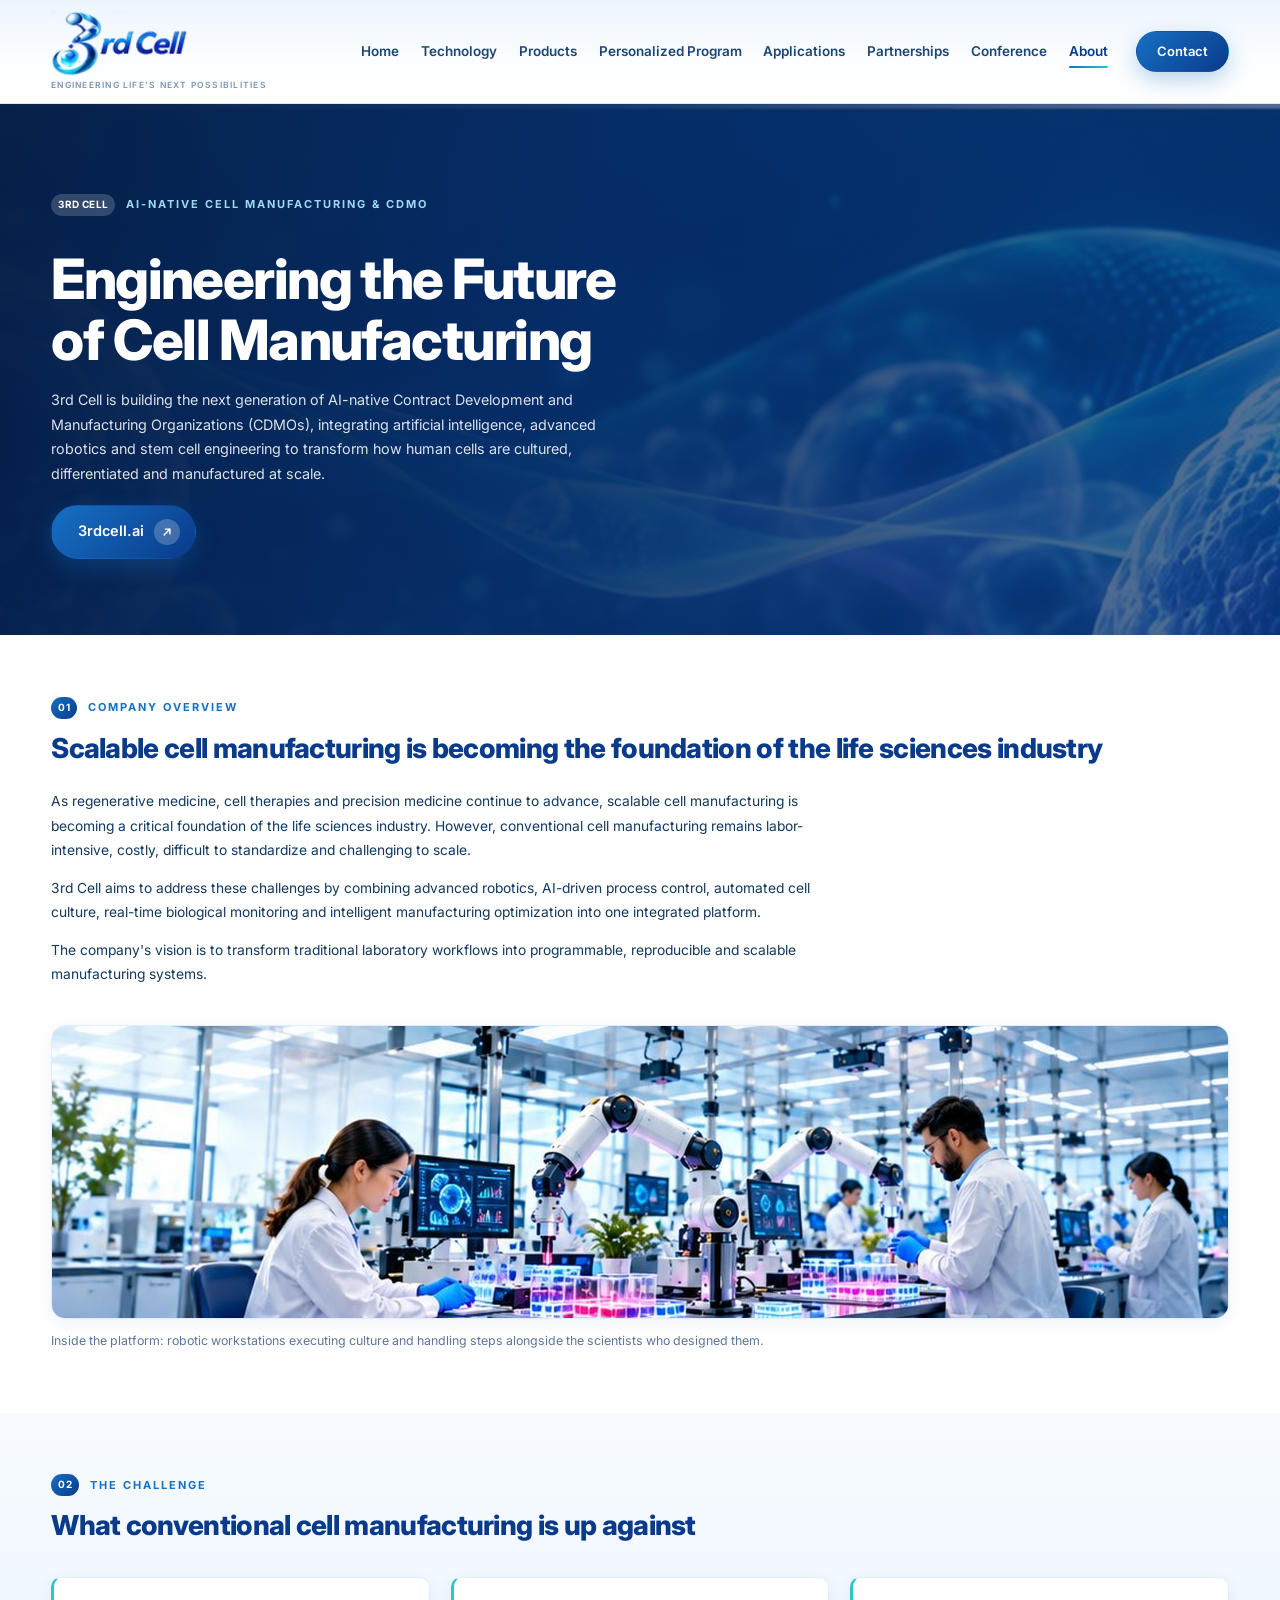
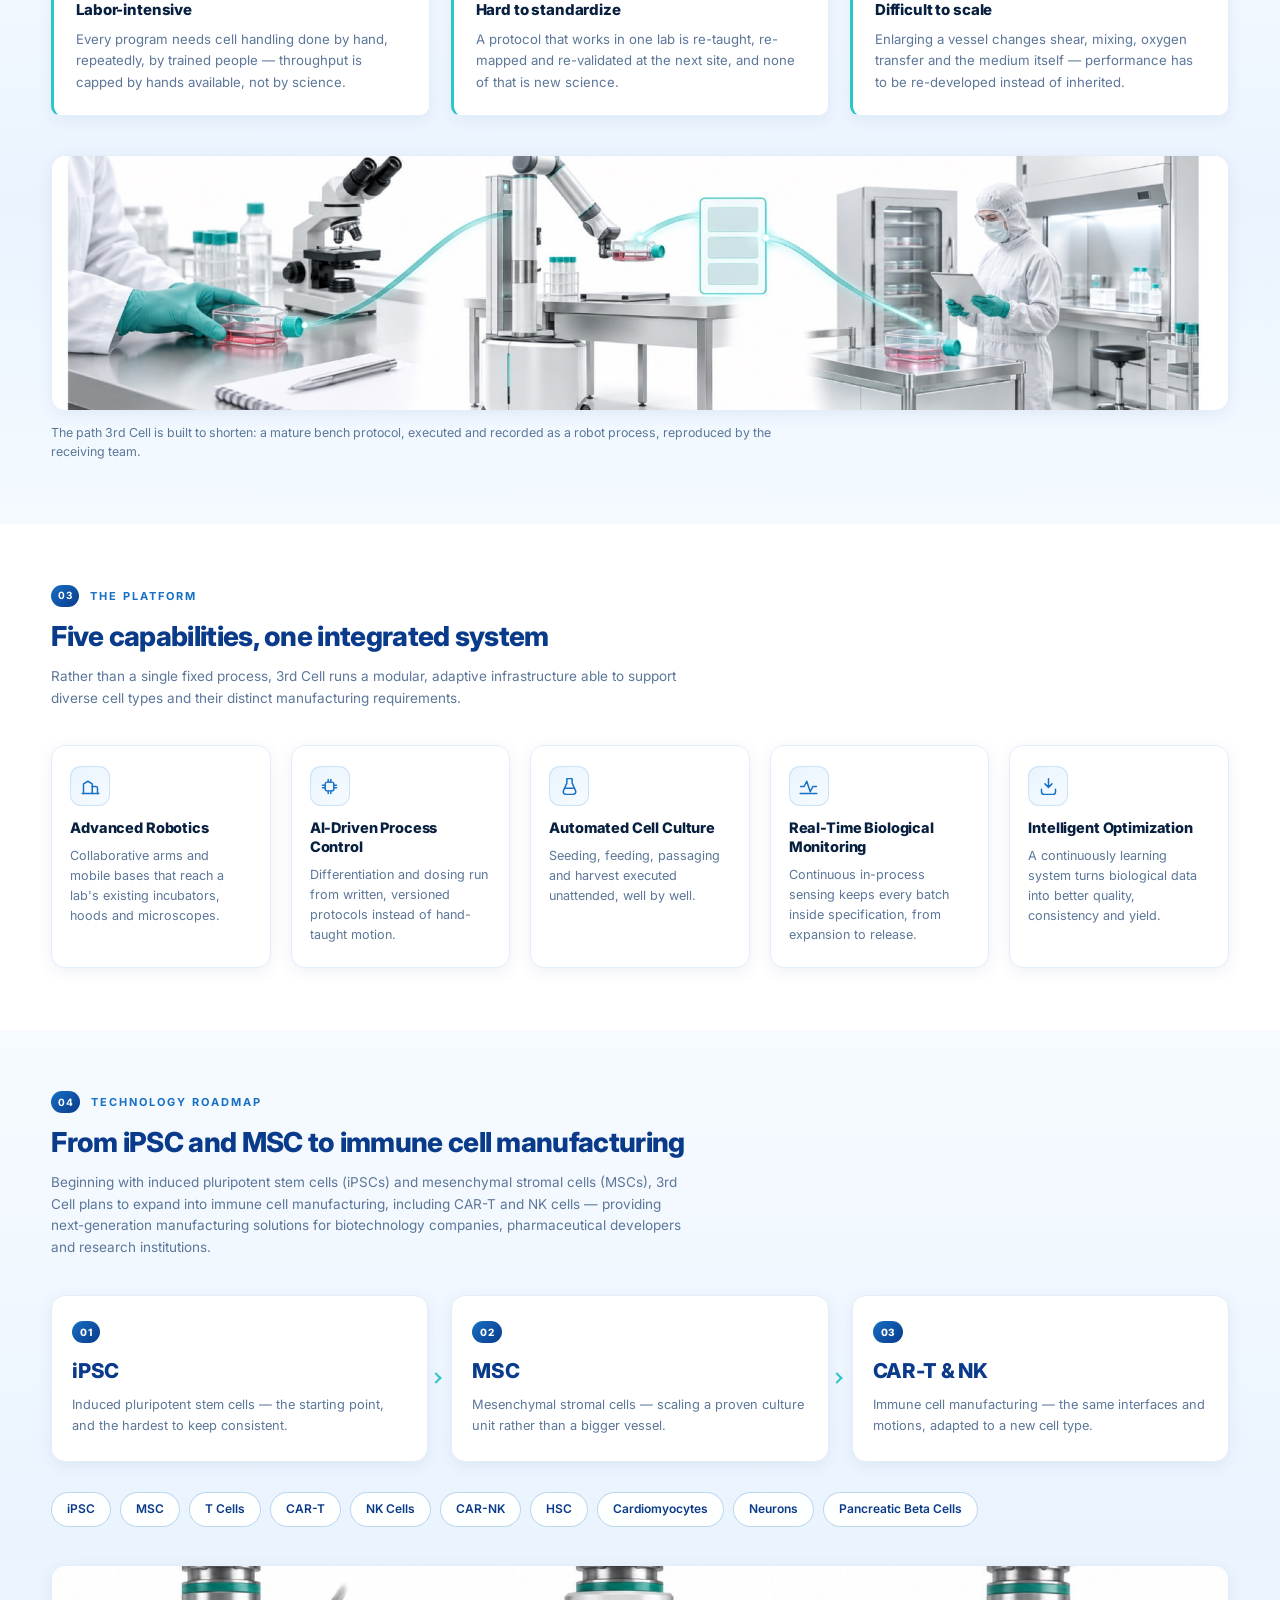
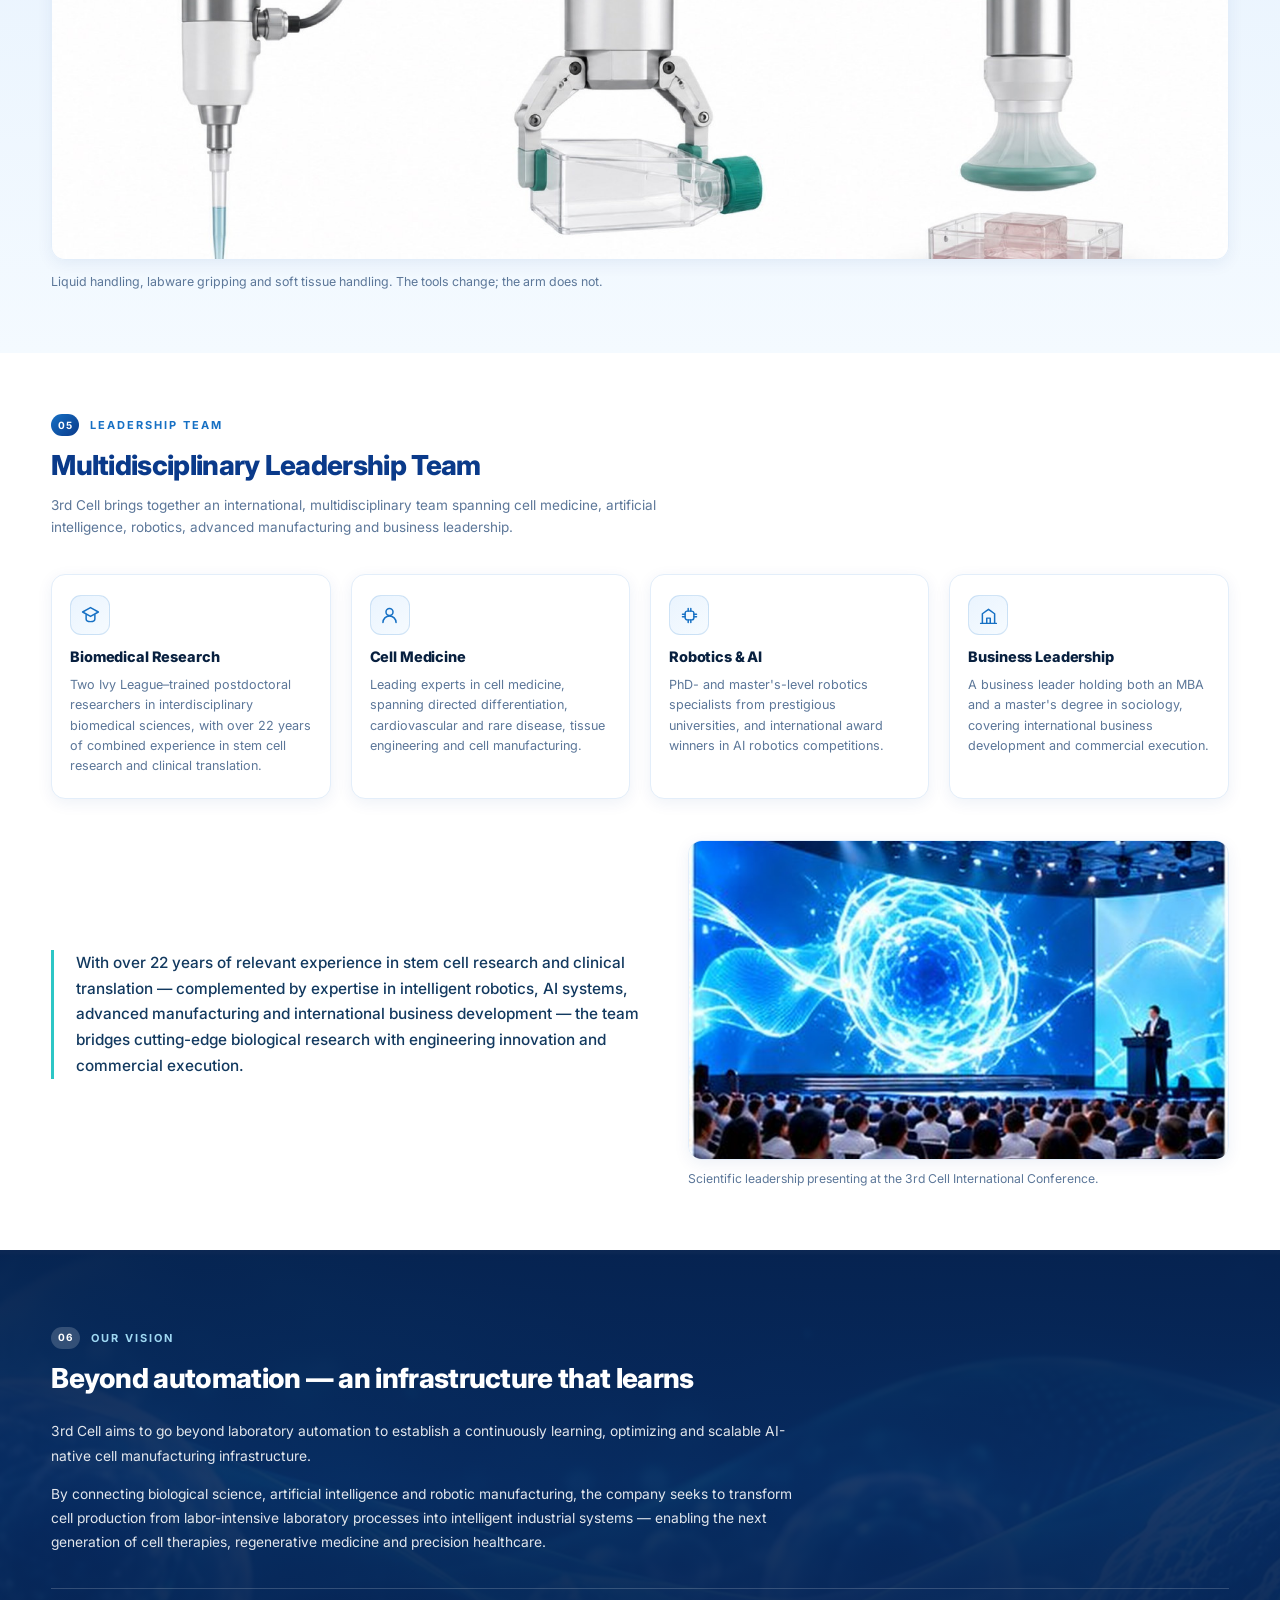
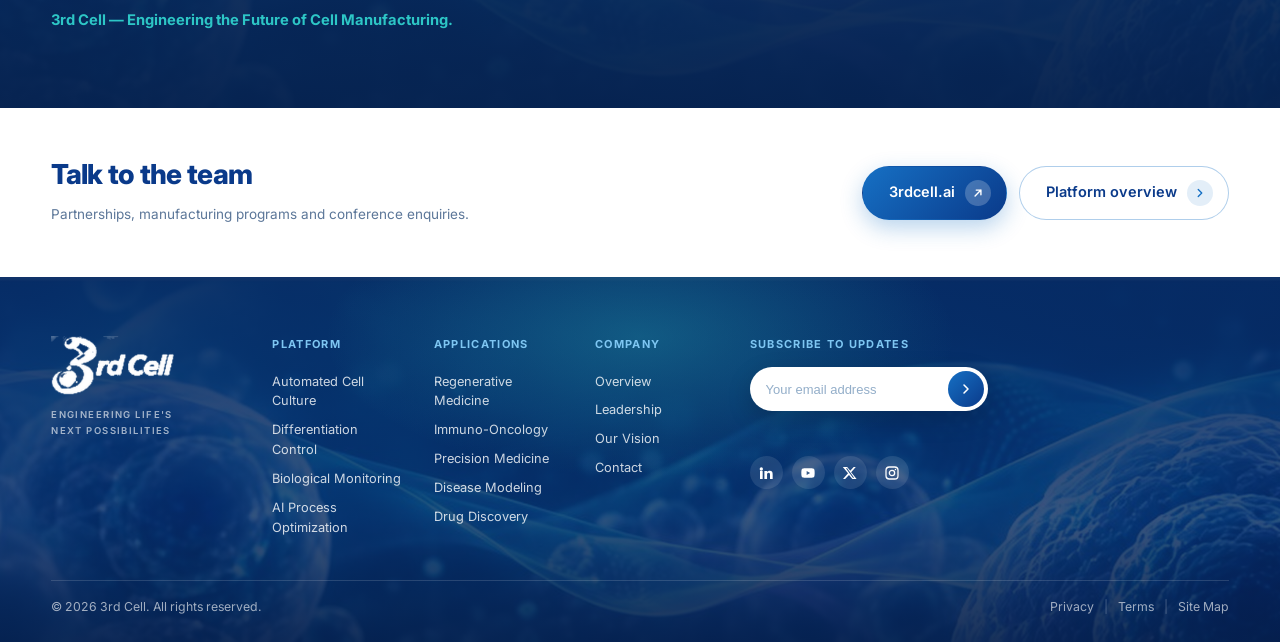
<file: about.html>
<!DOCTYPE html>
<html lang="en">
<head>
<meta charset="UTF-8">
<meta name="viewport" content="width=device-width, initial-scale=1">
<title>About — 3rd Cell | Engineering the Future of Cell Manufacturing</title>
<meta name="description" content="3rd Cell is building the next generation of AI-native CDMOs — integrating artificial intelligence, advanced robotics and stem cell engineering to transform how human cells are cultured, differentiated and manufactured at scale.">
<meta property="og:title" content="About — 3rd Cell">
<meta property="og:description" content="AI-native cell manufacturing & CDMO. iPSC and MSC today, CAR-T and NK next.">
<meta property="og:type" content="website">
<link rel="icon" href="assets/logo.png">
<link rel="preconnect" href="https://fonts.googleapis.com">
<link rel="preconnect" href="https://fonts.gstatic.com" crossorigin>
<link href="https://fonts.googleapis.com/css2?family=Inter:wght@400;500;600;700;800;900&family=Dancing+Script:wght@600;700&display=swap" rel="stylesheet">
<link rel="stylesheet" href="styles.css">
</head>
<body>

<!-- ══════════ HEADER ══════════ -->
<header class="site-header" id="siteHeader">
  <div class="wrap header-inner">
    <a class="brand" href="index.html" aria-label="3rd Cell home">
      <img src="assets/logo.png" alt="3rd Cell" class="brand-logo">
      <span class="brand-tag">
        Engineering Life's Next Possibilities
        
      </span>
    </a>

    <nav class="nav" id="primaryNav" aria-label="Primary">
      <a href="index.html" class="nav-link">Home</a>
      <a href="index.html#technology" class="nav-link">Technology</a>
      <a href="index.html#products" class="nav-link">Products</a>
      <a href="index.html#programs" class="nav-link">Personalized Program</a>
      <a href="index.html#applications" class="nav-link">Applications</a>
      <a href="index.html#partnerships" class="nav-link">Partnerships</a>
      <a href="index.html#conference" class="nav-link">Conference</a>
      <a href="about.html" class="nav-link is-active">About</a>
    </nav>

    <div class="header-actions">
      <a href="#contact" class="btn btn-primary btn-sm">Contact</a>
      <button class="burger" id="navToggle" aria-label="Menu" aria-expanded="false"><span></span><span></span><span></span></button>
    </div>
  </div>
</header>

<main id="top">

<!-- ══════════ ABOUT HERO ══════════ -->
<section class="about-hero">
  <div class="about-hero__bg"></div>
  <div class="wrap about-hero__inner">
    <p class="kicker kicker--light"><span>3rd Cell</span> AI-Native Cell Manufacturing &amp; CDMO</p>
    <h1 class="about-hero__title">
      Engineering the Future<br>of Cell Manufacturing
      
    </h1>
    <p class="about-hero__sub">
      3rd Cell is building the next generation of AI-native Contract Development and Manufacturing Organizations (CDMOs), integrating artificial intelligence, advanced robotics and stem cell engineering to transform how human cells are cultured, differentiated and manufactured at scale.
      
    </p>
    <a class="btn btn-primary btn-lg" href="https://3rdcell.ai/" target="_blank" rel="noopener">
      3rdcell.ai
      <span class="btn-arrow"><svg viewBox="0 0 24 24" fill="none" stroke="currentColor" stroke-width="2.4" stroke-linecap="round" stroke-linejoin="round"><path d="M7 17 17 7M9 7h8v8"/></svg></span>
    </a>
  </div>
</section>

<!-- ══════════ 01 OVERVIEW ══════════ -->
<section class="band" id="overview">
  <div class="wrap">
    <p class="kicker"><span>01</span> Company Overview</p>
    <h2 class="h2 h2-sm">
      Scalable cell manufacturing is becoming the foundation of the life sciences industry
      
    </h2>
    <div class="prose">
      <p>As regenerative medicine, cell therapies and precision medicine continue to advance, scalable cell manufacturing is becoming a critical foundation of the life sciences industry. However, conventional cell manufacturing remains labor-intensive, costly, difficult to standardize and challenging to scale.</p>
      <p>3rd Cell aims to address these challenges by combining advanced robotics, AI-driven process control, automated cell culture, real-time biological monitoring and intelligent manufacturing optimization into one integrated platform.</p>
      <p>The company's vision is to transform traditional laboratory workflows into programmable, reproducible and scalable manufacturing systems.</p>
    </div>

    <figure class="band-figure band-figure--wide reveal">
      <img src="assets/lab.jpg" alt="Scientists and robotic workstations running automated cell culture">
      <figcaption>
        Inside the platform: robotic workstations executing culture and handling steps alongside the scientists who designed them.
        
      </figcaption>
    </figure>
  </div>
</section>

<!-- ══════════ 02 CHALLENGE ══════════ -->
<section class="band band--ice" id="challenge">
  <div class="wrap">
    <p class="kicker"><span>02</span> The Challenge</p>
    <h2 class="h2 h2-sm">
      What conventional cell manufacturing is up against
      
    </h2>

    <div class="duo duo--three">
      <article class="duo-card reveal">
        <h3>Labor-intensive</h3>
        <p>Every program needs cell handling done by hand, repeatedly, by trained people — throughput is capped by hands available, not by science.</p>
      </article>
      <article class="duo-card reveal">
        <h3>Hard to standardize</h3>
        <p>A protocol that works in one lab is re-taught, re-mapped and re-validated at the next site, and none of that is new science.</p>
      </article>
      <article class="duo-card reveal">
        <h3>Difficult to scale</h3>
        <p>Enlarging a vessel changes shear, mixing, oxygen transfer and the medium itself — performance has to be re-developed instead of inherited.</p>
      </article>
    </div>

    <figure class="band-figure reveal">
      <img src="assets/transfer-path.jpg" alt="Three stages of process transfer: a mature protocol at the bench, the same protocol executed and recorded by a robot, and a receiving team reproducing it in a cleanroom.">
      <figcaption>
        The path 3rd Cell is built to shorten: a mature bench protocol, executed and recorded as a robot process, reproduced by the receiving team.
        
      </figcaption>
    </figure>
  </div>
</section>

<!-- ══════════ 03 PLATFORM ══════════ -->
<section class="band" id="platform">
  <div class="wrap">
    <p class="kicker"><span>03</span> The Platform</p>
    <h2 class="h2 h2-sm">
      Five capabilities, one integrated system
      
    </h2>
    <p class="lede">
      Rather than a single fixed process, 3rd Cell runs a modular, adaptive infrastructure able to support diverse cell types and their distinct manufacturing requirements.
      
    </p>

    <div class="quad quad--five">
      <article class="quad-card reveal">
        <span class="quad-ico"><svg viewBox="0 0 24 24" fill="none" stroke="currentColor" stroke-width="1.7" stroke-linecap="round" stroke-linejoin="round"><path d="M4 20V9l5-3 5 3v11"/><path d="M14 12h4a2 2 0 0 1 2 2v6"/><path d="M2.5 20h19"/></svg></span>
        <h3>Advanced Robotics</h3>
        <p>Collaborative arms and mobile bases that reach a lab's existing incubators, hoods and microscopes.</p>
      </article>
      <article class="quad-card reveal">
        <span class="quad-ico"><svg viewBox="0 0 24 24" fill="none" stroke="currentColor" stroke-width="1.7" stroke-linecap="round" stroke-linejoin="round"><rect x="7" y="7" width="10" height="10" rx="2.5"/><path d="M10.5 4v3M13.5 4v3M10.5 17v3M13.5 17v3M4 10.5h3M4 13.5h3M17 10.5h3M17 13.5h3"/></svg></span>
        <h3>AI-Driven Process Control</h3>
        <p>Differentiation and dosing run from written, versioned protocols instead of hand-taught motion.</p>
      </article>
      <article class="quad-card reveal">
        <span class="quad-ico"><svg viewBox="0 0 24 24" fill="none" stroke="currentColor" stroke-width="1.7" stroke-linecap="round" stroke-linejoin="round"><path d="M9 3h6v5l4 9a3 3 0 0 1-2.8 4H7.8A3 3 0 0 1 5 17l4-9V3Z"/><path d="M7.5 14h9"/></svg></span>
        <h3>Automated Cell Culture</h3>
        <p>Seeding, feeding, passaging and harvest executed unattended, well by well.</p>
      </article>
      <article class="quad-card reveal">
        <span class="quad-ico"><svg viewBox="0 0 24 24" fill="none" stroke="currentColor" stroke-width="1.7" stroke-linecap="round" stroke-linejoin="round"><path d="M3 12h4l3-6 4 12 3-6h4"/><path d="M2.5 20h19"/></svg></span>
        <h3>Real-Time Biological Monitoring</h3>
        <p>Continuous in-process sensing keeps every batch inside specification, from expansion to release.</p>
      </article>
      <article class="quad-card reveal">
        <span class="quad-ico"><svg viewBox="0 0 24 24" fill="none" stroke="currentColor" stroke-width="1.7" stroke-linecap="round" stroke-linejoin="round"><path d="M12 3v10m0 0 4-4m-4 4-4-4"/><path d="M4 15v3a3 3 0 0 0 3 3h10a3 3 0 0 0 3-3v-3"/></svg></span>
        <h3>Intelligent Optimization</h3>
        <p>A continuously learning system turns biological data into better quality, consistency and yield.</p>
      </article>
    </div>
  </div>
</section>

<!-- ══════════ 04 ROADMAP ══════════ -->
<section class="band band--ice" id="roadmap">
  <div class="wrap">
    <p class="kicker"><span>04</span> Technology Roadmap</p>
    <h2 class="h2 h2-sm">
      From iPSC and MSC to immune cell manufacturing
      
    </h2>
    <p class="lede">
      Beginning with induced pluripotent stem cells (iPSCs) and mesenchymal stromal cells (MSCs), 3rd Cell plans to expand into immune cell manufacturing, including CAR-T and NK cells — providing next-generation manufacturing solutions for biotechnology companies, pharmaceutical developers and research institutions.
      
    </p>

    <ol class="road">
      <li class="road-step reveal">
        <span class="road-n">01</span>
        <h3>iPSC</h3>
        <p>Induced pluripotent stem cells — the starting point, and the hardest to keep consistent.</p>
      </li>
      <li class="road-step reveal">
        <span class="road-n">02</span>
        <h3>MSC</h3>
        <p>Mesenchymal stromal cells — scaling a proven culture unit rather than a bigger vessel.</p>
      </li>
      <li class="road-step reveal">
        <span class="road-n">03</span>
        <h3>CAR-T &amp; NK</h3>
        <p>Immune cell manufacturing — the same interfaces and motions, adapted to a new cell type.</p>
      </li>
    </ol>

    <div class="chips">
      <span>iPSC</span><span>MSC</span><span>T Cells</span><span>CAR-T</span><span>NK Cells</span><span>CAR-NK</span><span>HSC</span><span>Cardiomyocytes</span><span>Neurons</span><span>Pancreatic Beta Cells</span>
    </div>

    <figure class="band-figure band-figure--wide reveal">
      <img src="assets/tool-modules.jpg" alt="Three end-of-arm tool modules: a liquid handling module with a pipette tip, a gripper holding a culture flask, and a soft suction module above a small culture dish.">
      <figcaption>
        Liquid handling, labware gripping and soft tissue handling. The tools change; the arm does not.
        
      </figcaption>
    </figure>
  </div>
</section>

<!-- ══════════ 05 TEAM ══════════ -->
<section class="band" id="team">
  <div class="wrap">
    <p class="kicker"><span>05</span> Leadership Team</p>
    <h2 class="h2 h2-sm">
      Multidisciplinary Leadership Team
      
    </h2>
    <p class="lede">
      3rd Cell brings together an international, multidisciplinary team spanning cell medicine, artificial intelligence, robotics, advanced manufacturing and business leadership.
      
    </p>

    <div class="quad">
      <article class="quad-card reveal">
        <span class="quad-ico"><svg viewBox="0 0 24 24" fill="none" stroke="currentColor" stroke-width="1.7" stroke-linecap="round" stroke-linejoin="round"><path d="M12 3 3 8l9 5 9-5-9-5Z"/><path d="M7 11v5c0 1.7 2.2 3 5 3s5-1.3 5-3v-5"/></svg></span>
        <h3>Biomedical Research</h3>
        <p>Two Ivy League–trained postdoctoral researchers in interdisciplinary biomedical sciences, with over 22 years of combined experience in stem cell research and clinical translation.</p>
      </article>
      <article class="quad-card reveal">
        <span class="quad-ico"><svg viewBox="0 0 24 24" fill="none" stroke="currentColor" stroke-width="1.7" stroke-linecap="round" stroke-linejoin="round"><path d="M12 12a4 4 0 1 0 0-8 4 4 0 0 0 0 8Z"/><path d="M4.5 20a7.5 7.5 0 0 1 15 0"/></svg></span>
        <h3>Cell Medicine</h3>
        <p>Leading experts in cell medicine, spanning directed differentiation, cardiovascular and rare disease, tissue engineering and cell manufacturing.</p>
      </article>
      <article class="quad-card reveal">
        <span class="quad-ico"><svg viewBox="0 0 24 24" fill="none" stroke="currentColor" stroke-width="1.7" stroke-linecap="round" stroke-linejoin="round"><rect x="7" y="7" width="10" height="10" rx="2.5"/><path d="M10.5 4v3M13.5 4v3M10.5 17v3M13.5 17v3M4 10.5h3M4 13.5h3M17 10.5h3M17 13.5h3"/></svg></span>
        <h3>Robotics &amp; AI</h3>
        <p>PhD- and master's-level robotics specialists from prestigious universities, and international award winners in AI robotics competitions.</p>
      </article>
      <article class="quad-card reveal">
        <span class="quad-ico"><svg viewBox="0 0 24 24" fill="none" stroke="currentColor" stroke-width="1.7" stroke-linecap="round" stroke-linejoin="round"><path d="M3 21h18M5 21V10l7-5 7 5v11"/><path d="M10 21v-6h4v6"/></svg></span>
        <h3>Business Leadership</h3>
        <p>A business leader holding both an MBA and a master's degree in sociology, covering international business development and commercial execution.</p>
      </article>
    </div>

    <div class="team-quote reveal">
      <blockquote>
        <p>With over 22 years of relevant experience in stem cell research and clinical translation — complemented by expertise in intelligent robotics, AI systems, advanced manufacturing and international business development — the team bridges cutting-edge biological research with engineering innovation and commercial execution.</p>
      </blockquote>
      <figure>
        <img src="assets/card-conference.jpg" alt="A speaker addressing an audience on stage at the 3rd Cell International Conference">
        <figcaption>Scientific leadership presenting at the 3rd Cell International Conference.</figcaption>
      </figure>
    </div>
  </div>
</section>

<!-- ══════════ 06 VISION ══════════ -->
<section class="vision" id="vision">
  <div class="vision__bg"></div>
  <div class="wrap vision__inner">
    <p class="kicker kicker--light"><span>06</span> Our Vision</p>
    <h2 class="h2 h2-sm">
      Beyond automation — an infrastructure that learns
      
    </h2>
    <div class="prose prose--light">
      <p>3rd Cell aims to go beyond laboratory automation to establish a continuously learning, optimizing and scalable AI-native cell manufacturing infrastructure.</p>
      <p>By connecting biological science, artificial intelligence and robotic manufacturing, the company seeks to transform cell production from labor-intensive laboratory processes into intelligent industrial systems — enabling the next generation of cell therapies, regenerative medicine and precision healthcare.</p>
    </div>
    <p class="vision__sign">
      3rd Cell — Engineering the Future of Cell Manufacturing.
      
    </p>
  </div>
</section>

<!-- ══════════ CTA ══════════ -->
<section class="band band--tight" id="contact">
  <div class="wrap cta">
    <div>
      <h2 class="h2 h2-sm">Talk to the team</h2>
      <p class="lede">Partnerships, manufacturing programs and conference enquiries.</p>
    </div>
    <div class="cta-actions">
      <a class="btn btn-primary btn-lg" href="https://3rdcell.ai/" target="_blank" rel="noopener">
        3rdcell.ai
        <span class="btn-arrow"><svg viewBox="0 0 24 24" fill="none" stroke="currentColor" stroke-width="2.4" stroke-linecap="round" stroke-linejoin="round"><path d="M7 17 17 7M9 7h8v8"/></svg></span>
      </a>
      <a class="btn btn-ghost btn-lg" href="index.html">
        Platform overview
        <span class="btn-arrow"><svg viewBox="0 0 24 24" fill="none" stroke="currentColor" stroke-width="2.4" stroke-linecap="round" stroke-linejoin="round"><path d="m9 6 6 6-6 6"/></svg></span>
      </a>
    </div>
  </div>
</section>

</main>

<!-- ══════════ FOOTER ══════════ -->
<footer class="site-footer">
  <div class="footer-glow"></div>
  <div class="wrap footer-grid">

    <div class="footer-brand">
      <img src="assets/logo-white.png" alt="3rd Cell" class="footer-logo">
      <p class="footer-tag">
        Engineering Life's<br>Next Possibilities
        
      </p>
    </div>

    <nav class="footer-col" aria-label="Platform">
      <h4>Platform</h4>
      <a href="index.html#platform">Automated Cell Culture</a>
      <a href="index.html#platform">Differentiation Control</a>
      <a href="index.html#platform">Biological Monitoring</a>
      <a href="index.html#platform">AI Process Optimization</a>
    </nav>

    <nav class="footer-col" aria-label="Applications">
      <h4>Applications</h4>
      <a href="index.html#applications">Regenerative Medicine</a>
      <a href="index.html#applications">Immuno-Oncology</a>
      <a href="index.html#applications">Precision Medicine</a>
      <a href="index.html#applications">Disease Modeling</a>
      <a href="index.html#applications">Drug Discovery</a>
    </nav>

    <nav class="footer-col" aria-label="Company">
      <h4>Company</h4>
      <a href="about.html#overview">Overview</a>
      <a href="about.html#team">Leadership</a>
      <a href="about.html#vision">Our Vision</a>
      <a href="about.html#contact">Contact</a>
    </nav>

    <div class="footer-sub">
      <h4>Subscribe to Updates</h4>
      <form class="sub-form" id="subForm" novalidate>
        <label class="sr-only" for="subEmail">Email address</label>
        <input id="subEmail" type="email" placeholder="Your email address" autocomplete="email" required>
        <button type="submit" aria-label="Subscribe">
          <svg viewBox="0 0 24 24" fill="none" stroke="currentColor" stroke-width="2.3" stroke-linecap="round" stroke-linejoin="round"><path d="m9 6 6 6-6 6"/></svg>
        </button>
      </form>
      <p class="sub-note" id="subNote" role="status"></p>

      <div class="socials">
        <a href="#" aria-label="LinkedIn"><svg viewBox="0 0 24 24" fill="currentColor"><path d="M4.98 3.5a2.5 2.5 0 1 1 0 5 2.5 2.5 0 0 1 0-5ZM3 9h4v12H3V9Zm7 0h3.8v1.7h.05c.53-.95 1.83-1.95 3.77-1.95C21.1 8.75 22 10.9 22 14.1V21h-4v-6.1c0-1.45-.03-3.3-2.05-3.3-2.05 0-2.36 1.57-2.36 3.2V21h-4V9Z"/></svg></a>
        <a href="#" aria-label="YouTube"><svg viewBox="0 0 24 24" fill="currentColor"><path d="M21.6 7.2a2.5 2.5 0 0 0-1.75-1.77C18.25 5 12 5 12 5s-6.25 0-7.85.43A2.5 2.5 0 0 0 2.4 7.2C2 8.8 2 12 2 12s0 3.2.4 4.8a2.5 2.5 0 0 0 1.75 1.77C5.75 19 12 19 12 19s6.25 0 7.85-.43a2.5 2.5 0 0 0 1.75-1.77C22 15.2 22 12 22 12s0-3.2-.4-4.8ZM10 15.1V8.9l5.2 3.1-5.2 3.1Z"/></svg></a>
        <a href="#" aria-label="X"><svg viewBox="0 0 24 24" fill="currentColor"><path d="M17.5 3h3.2l-7 8 8.2 10h-6.4l-5-6.1L4.7 21H1.5l7.5-8.6L1.2 3h6.6l4.5 5.6L17.5 3Zm-1.1 16h1.8L7.7 4.8H5.8L16.4 19Z"/></svg></a>
        <a href="#" aria-label="Instagram"><svg viewBox="0 0 24 24" fill="none" stroke="currentColor" stroke-width="1.9"><rect x="3" y="3" width="18" height="18" rx="5"/><circle cx="12" cy="12" r="4"/><circle cx="17.2" cy="6.8" r="1.1" fill="currentColor" stroke="none"/></svg></a>
      </div>
    </div>
  </div>

  <div class="wrap footer-base">
    <p>&copy; 2026 3rd Cell. All rights reserved.</p>
    <nav class="footer-legal">
      <a href="#">Privacy</a><span>|</span>
      <a href="#">Terms</a><span>|</span>
      <a href="#">Site Map</a>
    </nav>
  </div>
</footer>

<script src="script.js"></script>
</body>
</html>
</file>
<file: styles.css>
/* ═══════════════════════════════════════════════════
   3rd Cell — Site stylesheet
   Brand: Deep Blue #0A3A8A · Life Blue #1670C4
          Cell Teal #2DC6C6 · Ice White #F4FAFF
   Typeface: Inter
   ═══════════════════════════════════════════════════ */

:root{
  --deep:#0A3A8A;
  --blue:#1670C4;
  --teal:#2DC6C6;
  --ice:#F4FAFF;

  --ink:#08203F;
  --ink-2:#12395F;
  --muted:#5C7799;
  --line:#E3EEFA;

  --grad-brand:linear-gradient(135deg,#1670C4 0%,#0A3A8A 100%);
  --grad-teal:linear-gradient(135deg,#1670C4 0%,#2DC6C6 100%);

  --r-sm:10px; --r-md:14px; --r-lg:20px;
  --sh-sm:0 4px 16px rgba(10,58,138,.07);
  --sh-md:0 10px 34px rgba(10,58,138,.11);
  --sh-lg:0 20px 60px rgba(10,58,138,.16);

  --gutter: clamp(20px, 4vw, 64px);
  --ease:cubic-bezier(.22,.61,.36,1);
}

*,*::before,*::after{box-sizing:border-box}
html{scroll-behavior:smooth}
body{
  margin:0;
  font-family:'Inter',-apple-system,BlinkMacSystemFont,'Segoe UI','PingFang SC','Hiragino Sans GB','Microsoft YaHei',sans-serif;
  color:var(--ink);
  background:#fff;
  -webkit-font-smoothing:antialiased;
  text-rendering:optimizeLegibility;
  line-height:1.55;
}
img{max-width:100%}
a{text-decoration:none;color:inherit}
h1,h2,h3,h4,p{margin:0}
button{font:inherit}
:focus-visible{outline:2px solid var(--blue);outline-offset:3px;border-radius:4px}
.sr-only{position:absolute;width:1px;height:1px;overflow:hidden;clip:rect(0 0 0 0);white-space:nowrap}

.wrap{width:min(1280px,100% - (var(--gutter)*2));margin-inline:auto}

/* ───────── Buttons ───────── */
.btn{
  display:inline-flex;align-items:center;gap:10px;
  border-radius:999px;font-weight:600;white-space:nowrap;
  transition:transform .25s var(--ease),box-shadow .25s var(--ease),background .25s var(--ease),color .25s var(--ease);
  border:1px solid transparent;cursor:pointer;
}
.btn-sm{padding:9px 20px;font-size:13px}
.btn-lg{padding:13px 15px 13px 26px;font-size:14.5px}
.btn-primary{background:var(--grad-brand);color:#fff;box-shadow:0 8px 22px rgba(22,112,196,.30)}
.btn-primary:hover{transform:translateY(-2px);box-shadow:0 14px 30px rgba(22,112,196,.42)}
.btn-ghost{background:rgba(255,255,255,.78);color:var(--deep);border-color:rgba(22,112,196,.34);backdrop-filter:blur(6px)}
.btn-ghost:hover{background:#fff;border-color:var(--blue);transform:translateY(-2px);box-shadow:var(--sh-sm)}
.btn-arrow{
  width:26px;height:26px;border-radius:50%;
  background:rgba(255,255,255,.22);
  display:grid;place-items:center;flex:0 0 auto;
}
.btn-arrow svg{width:14px;height:14px}
.btn-ghost .btn-arrow{background:rgba(22,112,196,.12);color:var(--blue)}

/* ───────── Header ───────── */
.site-header{
  position:sticky;top:0;z-index:80;
  background:linear-gradient(180deg,#ECF5FE 0%,#FBFDFF 55%,#FFFFFF 100%);
  border-bottom:1px solid rgba(22,112,196,.10);
  transition:box-shadow .3s var(--ease),background .3s var(--ease);
}
.site-header.is-stuck{box-shadow:0 8px 28px rgba(10,58,138,.10)}
.header-inner{display:flex;align-items:center;gap:clamp(16px,2.2vw,34px);padding:11px 0}

.brand{display:flex;flex-direction:column;gap:3px;flex:0 0 auto}
.brand-logo{width:clamp(120px,10.6vw,152px);height:auto;display:block}
.brand-tag{
  font-size:8.5px;letter-spacing:.145em;text-transform:uppercase;
  color:#7995B4;font-weight:600;white-space:nowrap;
}

.nav{display:flex;align-items:center;gap:clamp(14px,1.7vw,26px);margin-left:auto}
.nav-link{
  position:relative;font-size:13.5px;font-weight:600;color:#1B4772;
  padding:8px 0;white-space:nowrap;transition:color .2s;
}
.nav-link::after{
  content:'';position:absolute;left:0;right:0;bottom:2px;height:2px;border-radius:2px;
  background:var(--grad-teal);transform:scaleX(0);transform-origin:left;
  transition:transform .3s var(--ease);
}
.nav-link:hover{color:var(--blue)}
.nav-link:hover::after,.nav-link.is-active::after{transform:scaleX(1)}
.nav-link.is-active{color:var(--deep)}

.header-actions{display:flex;align-items:center;gap:12px;flex:0 0 auto}
.icon-btn{
  width:36px;height:36px;border-radius:50%;border:0;background:transparent;
  color:#2A5480;display:grid;place-items:center;cursor:pointer;transition:background .2s,color .2s;
}
.icon-btn:hover{background:rgba(22,112,196,.10);color:var(--blue)}
.icon-btn svg{width:19px;height:19px}

.burger{display:none;width:38px;height:38px;border:0;background:transparent;cursor:pointer;flex-direction:column;gap:5px;align-items:center;justify-content:center}
.burger span{display:block;width:20px;height:2px;background:var(--deep);border-radius:2px;transition:transform .3s var(--ease),opacity .2s}
.burger[aria-expanded="true"] span:nth-child(1){transform:translateY(7px) rotate(45deg)}
.burger[aria-expanded="true"] span:nth-child(2){opacity:0}
.burger[aria-expanded="true"] span:nth-child(3){transform:translateY(-7px) rotate(-45deg)}

/* search bar */
.search-bar{
  overflow:hidden;max-height:0;border-top:0 solid var(--line);
  transition:max-height .35s var(--ease),border-top-width .1s;
  background:#fff;
}
.site-header.search-open .search-bar{max-height:76px;border-top-width:1px}
.search-inner{display:flex;align-items:center;gap:12px;padding:14px 0}
.search-inner svg{width:20px;height:20px;color:var(--blue);flex:0 0 auto}
.search-inner input{
  flex:1;border:0;background:transparent;outline:none;font-size:15px;color:var(--ink);
}
.search-inner input::placeholder{color:#9CB3CC}
.search-close{
  border:1px solid var(--line);background:#fff;border-radius:8px;padding:5px 9px;
  font-size:11px;font-weight:600;color:var(--muted);cursor:pointer;
}

/* ───────── Hero ───────── */
.hero{position:relative;overflow:hidden;background:#0A3A8A}
.hero-stage{position:relative;height:clamp(430px,48.9vw,760px)}
.hero-slide{position:absolute;inset:0;opacity:0;transition:opacity .85s var(--ease);pointer-events:none}
.hero-slide.is-active{opacity:1;pointer-events:auto}
.hero-slide::after{content:'';position:absolute;inset:0;opacity:0;transition:opacity .6s}
.hero-slide[data-scrim="light"]::after{
  opacity:1;
  background:
    linear-gradient(180deg,rgba(255,255,255,.88) 0%,rgba(255,255,255,.42) 14%,rgba(255,255,255,0) 28%),
    linear-gradient(100deg,rgba(255,255,255,.97) 0%,rgba(255,255,255,.90) 32%,rgba(255,255,255,.25) 58%,rgba(255,255,255,0) 78%);
}
.hero-slide[data-theme="dark"]::after{
  opacity:1;
  background:linear-gradient(100deg,rgba(4,24,56,.92) 0%,rgba(4,24,56,.72) 38%,rgba(4,24,56,.28) 68%,rgba(4,24,56,.10) 100%);
}
.hero-img{width:100%;height:100%;object-fit:cover;display:block;object-position:50% 50%}
.hero-scrim{position:absolute;inset:0;pointer-events:none;
  background:linear-gradient(180deg,rgba(255,255,255,.30) 0%,rgba(255,255,255,0) 22%)}

.hero-copy-wrap{position:absolute;inset:0}
.hero-copy{
  position:absolute;left:max(var(--gutter),calc(50% - 640px));top:19%;width:min(38%,500px);
  display:flex;flex-direction:column;align-items:flex-start;gap:16px;
}
.hero-title{
  font-size:clamp(25px,3.62vw,52px);line-height:1.1;font-weight:800;
  letter-spacing:-.022em;display:flex;flex-direction:column;
}
.hero-title .t-dark{color:var(--deep)}
.hero-title .t-blue{color:var(--blue)}
.hero-sub{
  font-size:clamp(9px,1.02vw,14px);letter-spacing:.155em;text-transform:uppercase;
  font-weight:600;color:#4B6C92;margin-top:-2px;
}
.hero-eyebrow{
  position:absolute;right:max(var(--gutter),calc(50% - 640px));top:8.5%;text-align:right;
  font-size:clamp(9px,1.05vw,14px);letter-spacing:.14em;text-transform:uppercase;
  font-weight:700;color:var(--deep);line-height:1.85;
}
.hero-eyebrow span{display:block}
.hero-script{
  position:absolute;right:5.5%;top:41%;text-align:center;
  font-family:'Dancing Script',cursive;font-weight:700;
  font-size:clamp(22px,2.75vw,42px);line-height:1.14;
  color:#fff;
  text-shadow:0 2px 5px rgba(6,32,72,.55),0 10px 30px rgba(6,32,72,.45);
}
.hero-script span{color:#DCF0FF}

.hero-arrow{
  position:absolute;top:50%;transform:translateY(-50%);
  width:38px;height:38px;border-radius:50%;border:0;cursor:pointer;
  background:rgba(255,255,255,.72);color:var(--deep);
  display:grid;place-items:center;backdrop-filter:blur(6px);
  box-shadow:0 4px 16px rgba(10,58,138,.18);
  transition:background .25s,transform .25s var(--ease);z-index:3;
}
.hero-arrow svg{width:19px;height:19px}
.hero-arrow:hover{background:#fff}
.hero-arrow--prev{left:14px}
.hero-arrow--next{right:14px}
.hero-arrow--prev:hover{transform:translateY(-50%) translateX(-3px)}
.hero-arrow--next:hover{transform:translateY(-50%) translateX(3px)}

.hero-dots{position:absolute;left:50%;transform:translateX(-50%);bottom:14px;display:flex;gap:8px;z-index:3}
.hero-dots button{
  width:8px;height:8px;padding:0;border-radius:999px;border:0;cursor:pointer;
  background:rgba(10,58,138,.28);transition:width .3s var(--ease),background .3s;
}
.hero-dots button[aria-selected="true"]{width:26px;background:var(--grad-teal)}

/* dark-theme slide text flip */
.hero[data-theme="dark"] .hero-title .t-dark,
.hero[data-theme="dark"] .hero-eyebrow{color:#fff}
.hero[data-theme="dark"] .hero-title .t-blue{color:#8FD4F5}
.hero[data-theme="dark"] .hero-sub{color:rgba(255,255,255,.80)}
.hero[data-theme="dark"] .btn-primary{background:rgba(255,255,255,.96);color:var(--deep);box-shadow:0 10px 28px rgba(0,0,0,.28)}
.hero[data-theme="dark"] .btn-primary .btn-arrow{background:rgba(10,58,138,.10);color:var(--deep)}
.hero[data-theme="dark"] .hero-script{color:#EAF7FF}

/* ───────── Pillars ───────── */
.pillars{background:#fff;border-bottom:1px solid var(--line)}
.pillars-grid{display:grid;grid-template-columns:repeat(4,1fr)}
.pillar{
  position:relative;display:flex;align-items:center;gap:15px;
  padding:24px clamp(10px,1.6vw,26px);transition:background .25s var(--ease);
}
.pillar:first-child{padding-left:0}
.pillar:last-child{padding-right:0}
.pillar + .pillar::before{
  content:'';position:absolute;left:0;top:22%;height:56%;width:1px;background:var(--line);
}
.pillar:hover{background:linear-gradient(180deg,rgba(244,250,255,0),rgba(244,250,255,1))}
.pillar-ico{
  width:46px;height:46px;border-radius:13px;flex:0 0 auto;
  display:grid;place-items:center;color:var(--blue);
  background:linear-gradient(140deg,#EAF4FE,#F6FBFF);
  border:1px solid rgba(22,112,196,.16);
  transition:transform .3s var(--ease),box-shadow .3s var(--ease);
}
.pillar-ico svg{width:25px;height:25px}
.pillar:hover .pillar-ico{transform:translateY(-3px);box-shadow:0 10px 22px rgba(22,112,196,.20)}
.pillar-label{font-size:14px;font-weight:700;color:var(--ink);line-height:1.3;letter-spacing:-.01em}

/* ───────── Technology ───────── */
.tech{
  position:relative;padding:clamp(46px,5vw,74px) 0 0;
  background:
    radial-gradient(120% 90% at 8% 0%,#E4F1FE 0%,rgba(244,250,255,0) 62%),
    linear-gradient(180deg,#F4FAFF 0%,#ECF6FF 42%,#FFFFFF 100%);
}
.tech-head{max-width:min(560px,100%)}
.h2{font-size:clamp(26px,3.05vw,45px);line-height:1.12;font-weight:800;letter-spacing:-.025em;color:var(--deep)}
.h2-sm{font-size:clamp(21px,2.15vw,31px)}
.lede{margin-top:14px;font-size:clamp(13px,1.06vw,15.5px);color:var(--muted);line-height:1.6;max-width:44ch}
.tech-head .btn{margin-top:22px}

.tech-media{position:relative;margin-top:clamp(26px,3vw,44px);line-height:0}
.tech-media img{width:100%;height:clamp(240px,26.8vw,400px);object-fit:cover;display:block}
.watch{
  position:absolute;right:max(var(--gutter),calc(50% - 640px));bottom:clamp(16px,2.6vw,38px);
  display:flex;align-items:center;gap:12px;border:0;background:transparent;cursor:pointer;
  color:#fff;font-weight:600;font-size:clamp(12px,1.05vw,15px);
  text-shadow:0 1px 3px rgba(4,24,56,.75),0 6px 22px rgba(4,24,56,.65);
}
.watch::before{
  content:'';position:absolute;inset:-18px -26px;border-radius:999px;z-index:-1;
  background:radial-gradient(62% 74% at 58% 56%,rgba(4,22,52,.46) 0%,rgba(4,22,52,0) 74%);
}
.watch-play{
  width:clamp(40px,3.6vw,54px);aspect-ratio:1;border-radius:50%;
  background:rgba(255,255,255,.94);color:var(--blue);
  display:grid;place-items:center;flex:0 0 auto;
  box-shadow:0 6px 22px rgba(4,24,56,.30);
  transition:transform .3s var(--ease),background .3s;
}
.watch-play svg{width:44%;height:44%;margin-left:2px}
.watch:hover .watch-play{transform:scale(1.09);background:#fff}

/* ───────── Stories ───────── */
.stories{background:#fff;padding:clamp(30px,3.4vw,50px) 0 clamp(40px,4vw,62px)}
.stories-grid{display:grid;grid-template-columns:repeat(3,1fr);gap:clamp(16px,1.7vw,26px)}
.story{
  display:flex;flex-direction:column;background:#fff;border:1px solid var(--line);
  border-radius:var(--r-md);overflow:hidden;box-shadow:var(--sh-sm);
  transition:transform .35s var(--ease),box-shadow .35s var(--ease),border-color .35s;
}
.story:hover{transform:translateY(-5px);box-shadow:var(--sh-md);border-color:rgba(22,112,196,.30)}
.story-media{overflow:hidden}
.story-media img{width:100%;aspect-ratio:16/10;object-fit:cover;display:block;transition:transform .6s var(--ease)}
.story:hover .story-media img{transform:scale(1.05)}
.story-body{padding:18px 20px 20px;display:flex;flex-direction:column;flex:1}
.story-title{font-size:clamp(15px,1.32vw,19px);font-weight:800;line-height:1.24;color:var(--ink);letter-spacing:-.015em}
.story-title em{font-style:normal;color:var(--blue);display:block}
.story-desc{margin-top:9px;font-size:13.5px;color:var(--muted);line-height:1.55;flex:1}
.story-arrow{
  margin-top:16px;width:34px;height:34px;border-radius:50%;flex:0 0 auto;
  background:var(--grad-brand);color:#fff;display:grid;place-items:center;
  box-shadow:0 6px 16px rgba(22,112,196,.28);
  transition:transform .3s var(--ease);
}
.story-arrow svg{width:17px;height:17px}
.story:hover .story-arrow{transform:translateX(4px)}

/* ───────── Applications ───────── */
.apps{
  padding:clamp(42px,4.4vw,64px) 0 clamp(50px,5vw,76px);
  background:linear-gradient(180deg,#FFFFFF 0%,#F4FAFF 26%,#EAF4FE 100%);
}
.apps-head{display:flex;align-items:flex-end;justify-content:space-between;gap:20px;margin-bottom:clamp(20px,2.2vw,30px)}
.link-more{
  display:inline-flex;align-items:center;gap:8px;font-size:13.5px;font-weight:700;color:var(--blue);
  padding-bottom:4px;border-bottom:1.5px solid rgba(22,112,196,.30);transition:gap .25s var(--ease),border-color .25s;
}
.link-more svg{width:16px;height:16px}
.link-more:hover{gap:13px;border-color:var(--blue)}

.apps-grid{display:grid;grid-template-columns:repeat(5,1fr);gap:clamp(12px,1.35vw,20px)}
.app-card{
  display:flex;flex-direction:column;background:#fff;border-radius:var(--r-md);
  overflow:hidden;border:1px solid var(--line);box-shadow:var(--sh-sm);
  transition:transform .35s var(--ease),box-shadow .35s var(--ease),border-color .35s;
}
.app-card:hover{transform:translateY(-5px);box-shadow:var(--sh-md);border-color:rgba(22,112,196,.28)}
.app-media{overflow:hidden}
.app-media img{width:100%;aspect-ratio:4/3;object-fit:cover;display:block;transition:transform .6s var(--ease)}
.app-card:hover .app-media img{transform:scale(1.06)}
.app-title{padding:13px 14px 0;font-size:12.5px;font-weight:800;line-height:1.3;color:var(--ink);letter-spacing:-.008em}
.app-desc{padding:6px 14px 0;font-size:11px;line-height:1.45;color:var(--muted);flex:1}
.app-arrow{
  margin:13px 14px 15px;width:26px;height:26px;border-radius:50%;
  background:var(--grad-brand);color:#fff;display:grid;place-items:center;
  transition:transform .3s var(--ease);
}
.app-arrow svg{width:14px;height:14px}
.app-card:hover .app-arrow{transform:translateX(4px)}

/* ───────── Platform ───────── */
.platform{
  padding:clamp(46px,4.8vw,70px) 0 clamp(50px,5vw,76px);
  background:linear-gradient(180deg,#EAF4FE 0%,#F4FAFF 42%,#FFFFFF 100%);
}
.plat-kicker{
  font-size:11px;letter-spacing:.18em;text-transform:uppercase;font-weight:700;
  color:var(--blue);margin-bottom:12px;
}
.platform .lede{max-width:64ch;margin-top:14px}
.plat-grid{
  display:grid;grid-template-columns:repeat(4,1fr);gap:clamp(14px,1.6vw,22px);
  margin-top:clamp(26px,3vw,40px);
}
.plat-card{
  background:#fff;border:1px solid var(--line);border-radius:var(--r-md);
  padding:22px 20px 24px;box-shadow:var(--sh-sm);
  transition:transform .35s var(--ease),box-shadow .35s var(--ease),border-color .35s;
}
.plat-card:hover{transform:translateY(-5px);box-shadow:var(--sh-md);border-color:rgba(22,112,196,.28)}
.plat-num{font-size:11px;font-weight:800;letter-spacing:.14em;color:var(--teal)}
.plat-card h3{font-size:15px;font-weight:800;color:var(--ink);margin-top:10px;line-height:1.32;letter-spacing:-.01em}
.plat-card p{font-size:12.8px;color:var(--muted);line-height:1.62;margin-top:9px}

.chips{display:flex;flex-wrap:wrap;gap:9px;margin-top:clamp(22px,2.4vw,32px)}
.chips span{
  font-size:12px;font-weight:600;color:var(--deep);
  background:rgba(255,255,255,.92);border:1px solid rgba(22,112,196,.28);
  border-radius:999px;padding:7px 15px;transition:background .25s,color .25s;
}
.chips span:hover{background:var(--grad-brand);color:#fff;border-color:transparent}

.plat-team{
  margin-top:clamp(24px,2.6vw,36px);
  padding:clamp(20px,2.2vw,28px) clamp(20px,2.6vw,34px);
  border-radius:var(--r-md);background:var(--grad-brand);color:#fff;
  box-shadow:0 14px 40px rgba(22,112,196,.24);
}
.plat-team h4{
  font-size:11px;letter-spacing:.14em;text-transform:uppercase;font-weight:700;color:#A9DCF5;
}
.plat-team p{
  margin-top:11px;font-size:clamp(12.5px,1.02vw,14.5px);line-height:1.72;
  color:rgba(255,255,255,.92);max-width:96ch;
}
.plat-team strong{color:#fff;font-weight:700}

/* ───────── Editorial bands ───────── */
.band{padding:clamp(46px,4.8vw,72px) 0;background:#fff}
.band--ice{background:linear-gradient(180deg,#F7FBFF 0%,#EAF4FE 55%,#F4FAFF 100%)}
.band--tight{padding:clamp(38px,4vw,58px) 0}
.band .lede{max-width:70ch}
.h2-xs{font-size:clamp(19px,1.85vw,26px)}

.kicker{
  display:flex;align-items:center;gap:11px;
  font-size:11px;letter-spacing:.18em;text-transform:uppercase;font-weight:700;
  color:var(--blue);margin-bottom:14px;
}
.kicker span{
  display:grid;place-items:center;min-width:26px;height:22px;padding:0 7px;
  border-radius:999px;background:var(--grad-brand);color:#fff;
  font-size:10px;letter-spacing:.04em;
}
.kicker--light{color:#9FD8F2}
.kicker--light span{background:rgba(255,255,255,.18);color:#fff}

/* problem: two costs */
.duo{display:grid;grid-template-columns:repeat(2,1fr);gap:clamp(14px,1.6vw,22px);margin-top:clamp(24px,2.8vw,36px)}
.duo-card{
  background:#fff;border:1px solid var(--line);border-left:3px solid var(--teal);
  border-radius:var(--r-sm);padding:20px 22px 22px;box-shadow:var(--sh-sm);
}
.duo-card h3{font-size:15px;font-weight:800;color:var(--ink);letter-spacing:-.01em}
.duo-card p{margin-top:8px;font-size:13.2px;color:var(--muted);line-height:1.62}

.band-figure{margin:clamp(26px,3vw,42px) 0 0;line-height:0}
.band-figure img{width:100%;height:clamp(200px,20vw,330px);object-fit:cover;object-position:center;
  border-radius:var(--r-md);border:1px solid var(--line);box-shadow:var(--sh-sm);display:block}
.band-figure--wide img{height:clamp(220px,23vw,360px)}
.band-figure figcaption{
  margin-top:12px;font-size:12.4px;line-height:1.6;color:var(--muted);max-width:92ch;
}

/* approach: four principles */
.quad{display:grid;grid-template-columns:repeat(4,1fr);gap:clamp(14px,1.6vw,20px);margin-top:clamp(24px,2.8vw,36px)}
.quad-card{
  background:#fff;border:1px solid var(--line);border-radius:var(--r-md);
  padding:20px 18px 22px;box-shadow:var(--sh-sm);
  transition:transform .35s var(--ease),box-shadow .35s var(--ease),border-color .35s;
}
.quad-card:hover{transform:translateY(-5px);box-shadow:var(--sh-md);border-color:rgba(22,112,196,.28)}
.quad-ico{
  width:40px;height:40px;border-radius:11px;display:grid;place-items:center;
  color:var(--blue);background:linear-gradient(140deg,#EAF4FE,#F6FBFF);
  border:1px solid rgba(22,112,196,.16);margin-bottom:13px;
}
.quad-ico svg{width:21px;height:21px}
.quad-card h3{font-size:14.5px;font-weight:800;color:var(--ink);line-height:1.3;letter-spacing:-.01em}
.quad-card p{margin-top:8px;font-size:12.6px;color:var(--muted);line-height:1.6}

/* cycle */
.spec-row{display:flex;flex-wrap:wrap;gap:9px;margin-top:clamp(20px,2.2vw,28px)}
.spec-row span{
  font-size:12px;font-weight:600;color:var(--deep);background:#fff;
  border:1px solid rgba(22,112,196,.26);border-radius:999px;padding:7px 15px;
}
.spec-row b{color:var(--blue);font-weight:800;margin-right:6px}

.cycle-grid{
  display:grid;grid-template-columns:minmax(0,.86fr) minmax(0,1.14fr);
  gap:clamp(22px,3vw,46px);margin-top:clamp(26px,3vw,40px);align-items:start;
}
.plate-figure{
  margin:0;position:sticky;top:96px;
  background:#fff;border:1px solid var(--line);border-radius:var(--r-md);
  padding:clamp(18px,2vw,26px);box-shadow:var(--sh-sm);line-height:0;
}
.plate{width:100%;height:auto;display:block;color:var(--blue)}
.plate__frame{fill:#FBFDFF;stroke:rgba(22,112,196,.24);stroke-width:1.5}
.plate__well{fill:#EAF4FE;stroke:rgba(22,112,196,.18);stroke-width:1}
.plate__fill{fill:url(#wellFill);transition:opacity .22s var(--ease)}
.plate__fill.is-empty{opacity:0}
.plate__tip{opacity:0;transition:opacity .2s;color:var(--blue)}
.plate__tip.is-visible{opacity:1}
.plate-figure figcaption{
  margin-top:14px;font-size:12.2px;line-height:1.6;color:var(--muted);
}

.steps{list-style:none;margin:0;padding:0;counter-reset:step}
.steps-group{margin:0 0 10px}
.steps-group:not(:first-child){margin-top:22px}
.steps-group h4{
  font-size:10.5px;letter-spacing:.16em;text-transform:uppercase;font-weight:700;
  color:var(--blue);padding-bottom:7px;border-bottom:1px solid rgba(22,112,196,.20);
}
.step{display:flex;gap:14px;padding:11px 0;border-bottom:1px solid rgba(22,112,196,.11)}
.step:last-child{border-bottom:0}
.step-n{
  flex:0 0 auto;width:30px;height:30px;border-radius:50%;
  display:grid;place-items:center;font-size:11.5px;font-weight:800;
  background:#fff;color:var(--blue);border:1px solid rgba(22,112,196,.28);
}
.step strong{display:block;font-size:13.6px;font-weight:700;color:var(--ink);letter-spacing:-.005em}
.step p{margin-top:4px;font-size:12.5px;color:var(--muted);line-height:1.58}

#cycle{padding-bottom:clamp(62px,6.4vw,104px)}

/* machine band */
.machine-band{
  display:grid;grid-template-columns:minmax(0,.9fr) minmax(0,1.1fr);
  gap:clamp(20px,3vw,44px);align-items:center;
  margin-top:clamp(30px,3.4vw,52px);padding:clamp(20px,2.4vw,30px);
  border-radius:var(--r-lg);background:linear-gradient(135deg,#0B3E8E 0%,#082A63 60%,#06224F 100%);
  box-shadow:0 22px 60px rgba(10,58,138,.30);overflow:hidden;
}
.machine-band img{width:100%;height:clamp(200px,22vw,320px);object-fit:cover;
  border-radius:var(--r-md);display:block}
.machine-copy h3{color:#fff}
.machine-list{margin:16px 0 0;display:flex;flex-direction:column;gap:14px}
.machine-list dt{font-size:13.4px;font-weight:800;color:#8FDCF2}
.machine-list dd{margin:4px 0 0;font-size:12.8px;line-height:1.6;color:rgba(255,255,255,.86)}

/* what the hardware has to prove */
.prove{margin-top:clamp(44px,5vw,80px)}
.prove .lede{max-width:78ch}
.prove-list{
  list-style:none;margin:clamp(22px,2.6vw,34px) 0 0;padding:0;
  display:grid;grid-template-columns:repeat(3,1fr);gap:clamp(14px,1.6vw,20px);
}
.prove-list li{
  background:#fff;border:1px solid var(--line);border-radius:var(--r-md);
  padding:18px 18px 20px;box-shadow:var(--sh-sm);
  transition:transform .35s var(--ease),box-shadow .35s var(--ease),border-color .35s;
}
.prove-list li:hover{transform:translateY(-4px);box-shadow:var(--sh-md);border-color:rgba(22,112,196,.26)}
.prove-n{
  display:inline-grid;place-items:center;min-width:24px;height:20px;padding:0 6px;
  border-radius:999px;background:rgba(22,112,196,.10);color:var(--blue);
  font-size:10px;font-weight:800;letter-spacing:.04em;margin-bottom:10px;
}
.prove-list strong{display:block;font-size:13.4px;font-weight:800;color:var(--ink);line-height:1.35}
.prove-list p{margin-top:7px;font-size:12.4px;line-height:1.58;color:var(--muted)}
.prove-sheet img{height:auto;object-fit:contain;background:#fff}

/* market stats */
#market{
  background:linear-gradient(135deg,#0A3A8A 0%,#0C4A9E 52%,#123F86 100%);
  color:#fff;position:relative;overflow:hidden;
}
#market .h2,#market .lede{color:#fff}
#market .lede{color:rgba(255,255,255,.86)}
.stats{display:grid;grid-template-columns:repeat(3,1fr);gap:clamp(16px,2vw,30px);margin-top:clamp(26px,3vw,40px)}
.stat{padding-top:18px;border-top:2px solid rgba(255,255,255,.22)}
.stat-num{
  display:block;font-size:clamp(38px,4.6vw,64px);font-weight:800;line-height:1;
  letter-spacing:-.03em;color:#fff;
}
.stat-num em{font-style:normal;font-size:.52em;color:var(--teal);margin-left:2px}
.stat p{margin-top:12px;font-size:13px;line-height:1.6;color:rgba(255,255,255,.78)}
.stat strong{color:#9FE6E6;font-weight:700}
.stat-note{margin-top:clamp(22px,2.4vw,32px);font-size:12px;color:rgba(255,255,255,.58)}

/* ───────── About page ───────── */
.about-hero{position:relative;overflow:hidden;background:#062A63}
.about-hero__bg{
  position:absolute;inset:0;
  background:url(assets/footer-bg.jpg) center/cover no-repeat;opacity:.52;
}
.about-hero::after{
  content:'';position:absolute;inset:0;
  background:linear-gradient(105deg,rgba(5,28,68,.96) 0%,rgba(6,42,99,.88) 42%,rgba(6,42,99,.52) 74%,rgba(6,42,99,.32) 100%);
}
.about-hero__inner{
  position:relative;z-index:1;
  padding:clamp(56px,7vw,110px) 0 clamp(50px,6vw,92px);
  display:flex;flex-direction:column;align-items:flex-start;gap:18px;
}
.about-hero__title{
  font-size:clamp(30px,4.35vw,64px);line-height:1.1;font-weight:800;
  letter-spacing:-.028em;color:#fff;
}
.about-hero__sub{
  max-width:64ch;font-size:clamp(13.5px,1.12vw,17px);line-height:1.72;
  color:rgba(255,255,255,.86);
}

.prose{
  max-width:76ch;margin-top:clamp(18px,2vw,26px);
  display:flex;flex-direction:column;gap:14px;
}
.prose p{font-size:clamp(13.5px,1.08vw,16px);line-height:1.75;color:var(--ink-2)}
.prose--light p{color:rgba(255,255,255,.88)}

.duo--three{grid-template-columns:repeat(3,1fr)}
.quad--five{grid-template-columns:repeat(5,1fr)}

.road{
  list-style:none;margin:clamp(24px,2.8vw,36px) 0 0;padding:0;
  display:grid;grid-template-columns:repeat(3,1fr);gap:clamp(16px,1.8vw,24px);
}
.road-step{
  position:relative;background:#fff;border:1px solid var(--line);
  border-radius:var(--r-md);padding:22px 20px 24px;box-shadow:var(--sh-sm);
  transition:transform .35s var(--ease),box-shadow .35s var(--ease),border-color .35s;
}
.road-step:hover{transform:translateY(-5px);box-shadow:var(--sh-md);border-color:rgba(22,112,196,.28)}
.road-step:not(:last-child)::after{
  content:'';position:absolute;right:-13px;top:50%;width:8px;height:8px;
  border-top:2px solid var(--teal);border-right:2px solid var(--teal);
  transform:translateY(-50%) rotate(45deg);
}
.road-n{
  display:inline-grid;place-items:center;min-width:26px;height:22px;padding:0 8px;
  border-radius:999px;background:var(--grad-brand);color:#fff;
  font-size:10px;font-weight:800;letter-spacing:.04em;
}
.road-step h3{margin-top:12px;font-size:clamp(17px,1.6vw,23px);font-weight:800;color:var(--deep);letter-spacing:-.015em}
.road-step p{margin-top:8px;font-size:12.8px;line-height:1.62;color:var(--muted)}

.vision{position:relative;overflow:hidden;background:#06224F;padding:clamp(52px,6vw,88px) 0}
.vision__bg{position:absolute;inset:0;background:url(assets/footer-bg.jpg) center 30%/cover no-repeat;opacity:.38}
.vision::after{
  content:'';position:absolute;inset:0;
  background:linear-gradient(180deg,rgba(6,34,79,.94) 0%,rgba(8,42,94,.80) 50%,rgba(6,34,79,.94) 100%);
}
.vision__inner{position:relative;z-index:1}
.vision .h2{color:#fff}
.vision__sign{
  margin-top:clamp(24px,2.6vw,36px);padding-top:20px;
  border-top:1px solid rgba(255,255,255,.18);
  font-size:clamp(13px,1.15vw,16px);font-weight:700;color:var(--teal);
}

.team-quote{
  display:grid;grid-template-columns:minmax(0,1.05fr) minmax(0,.95fr);
  gap:clamp(20px,3vw,44px);align-items:center;
  margin-top:clamp(28px,3.2vw,44px);
}
.team-quote blockquote{margin:0;padding-left:22px;border-left:3px solid var(--teal)}
.team-quote blockquote p{font-size:clamp(14px,1.2vw,18px);line-height:1.68;color:var(--ink-2);font-weight:500}
.team-quote figure{margin:0;line-height:0}
.team-quote img{
  width:100%;height:clamp(230px,25vw,340px);object-fit:cover;object-position:72% 42%;
  border-radius:var(--r-md);border:1px solid var(--line);box-shadow:var(--sh-sm);display:block;
}
.team-quote figcaption{margin-top:10px;font-size:12.2px;line-height:1.55;color:var(--muted)}

.cta{display:flex;align-items:center;justify-content:space-between;gap:clamp(20px,3vw,44px);flex-wrap:wrap}
.cta-actions{display:flex;gap:12px;flex-wrap:wrap}

/* ───────── Footer ───────── */
.site-footer{position:relative;background:#062A63;color:#fff;overflow:hidden;isolation:isolate}
.site-footer::before{
  content:'';position:absolute;inset:0;z-index:-2;
  background:url(assets/footer-bg.jpg) center 32%/cover no-repeat;
  opacity:.70;
}
.site-footer::after{
  content:'';position:absolute;inset:0;z-index:-1;
  background:linear-gradient(180deg,rgba(6,42,99,.94) 0%,rgba(6,42,99,.79) 36%,rgba(6,38,92,.70) 66%,rgba(5,30,74,.88) 100%);
}
.footer-glow{
  position:absolute;left:50%;top:-140px;width:900px;height:400px;transform:translateX(-50%);
  background:radial-gradient(50% 50% at 50% 50%,rgba(45,198,198,.30) 0%,rgba(22,112,196,0) 70%);
  pointer-events:none;z-index:0;
}
.footer-grid{
  position:relative;z-index:1;display:grid;
  grid-template-columns:1.45fr 1fr 1fr .95fr .9fr 1.6fr;
  gap:clamp(18px,2.2vw,34px);
  padding:clamp(44px,4.6vw,66px) 0 clamp(28px,3vw,40px);
}
.footer-brand{display:flex;flex-direction:column;gap:12px}
.footer-logo{width:clamp(112px,9.6vw,138px);height:auto;display:block}
.footer-tag{font-size:9.5px;letter-spacing:.15em;text-transform:uppercase;font-weight:600;color:rgba(255,255,255,.62);line-height:1.7}

.footer-col h4,.footer-sub h4{
  font-size:11px;letter-spacing:.12em;text-transform:uppercase;font-weight:700;
  color:#7EC6F2;margin-bottom:14px;
}
.footer-col a{
  display:block;font-size:12.8px;color:rgba(255,255,255,.80);
  padding:4.5px 0;transition:color .2s,transform .25s var(--ease);
}
.footer-col a:hover{color:#fff;transform:translateX(3px)}

.sub-form{display:flex;align-items:center;gap:6px;background:#fff;border-radius:999px;padding:4px 4px 4px 8px;box-shadow:0 8px 24px rgba(0,0,0,.18)}
.sub-form input{
  flex:1;min-width:0;border:0;background:transparent;outline:none;
  padding:9px 8px;font-size:13px;color:var(--deep);
}
.sub-form input::placeholder{color:#93AEC9}
.sub-form button{
  width:36px;height:36px;flex:0 0 auto;border:0;border-radius:50%;cursor:pointer;
  background:var(--grad-brand);color:#fff;display:grid;place-items:center;
  transition:transform .25s var(--ease);
}
.sub-form button svg{width:16px;height:16px}
.sub-form button:hover{transform:scale(1.08)}
.sub-note{margin-top:9px;font-size:11.5px;color:#8EE0DC;min-height:16px}

.socials{display:flex;gap:9px;margin-top:20px}
.socials a{
  width:33px;height:33px;border-radius:50%;display:grid;place-items:center;
  background:rgba(255,255,255,.10);color:#fff;
  transition:background .25s,transform .25s var(--ease);
}
.socials a svg{width:16px;height:16px}
.socials a:hover{background:var(--teal);color:#04305F;transform:translateY(-3px)}

.footer-base{
  position:relative;z-index:1;display:flex;align-items:center;justify-content:space-between;
  gap:16px;flex-wrap:wrap;
  padding:16px 0 26px;border-top:1px solid rgba(255,255,255,.14);
  font-size:12.3px;color:rgba(255,255,255,.62);
}
.footer-legal{display:flex;align-items:center;gap:10px}
.footer-legal a{transition:color .2s}
.footer-legal a:hover{color:#fff}
.footer-legal span{opacity:.4}

/* ───────── Video modal ───────── */
.modal{position:fixed;inset:0;z-index:100;display:none;place-items:center;padding:24px}
.modal.is-open{display:grid}
.modal-backdrop{position:absolute;inset:0;background:rgba(4,22,50,.72);backdrop-filter:blur(4px)}
.modal-box{position:relative;width:min(880px,100%);border-radius:18px;overflow:hidden;background:#04203F;box-shadow:0 30px 90px rgba(0,0,0,.5)}
.modal-close{
  position:absolute;right:10px;top:8px;z-index:2;width:36px;height:36px;border:0;border-radius:50%;
  background:rgba(255,255,255,.16);color:#fff;font-size:22px;line-height:1;cursor:pointer;
  transition:background .2s;
}
.modal-close:hover{background:rgba(255,255,255,.30)}
.modal-screen{
  display:flex;flex-direction:column;gap:18px;
  padding:clamp(22px,3vw,38px);
  background:
    radial-gradient(70% 80% at 50% 0%,rgba(45,198,198,.22) 0%,rgba(4,32,63,0) 70%),
    linear-gradient(160deg,#08325F,#041B36);
}
.modal-head{text-align:center}
.modal-caption{color:#fff;font-weight:700;font-size:clamp(14px,1.4vw,17px);letter-spacing:-.01em}
.modal-sub{margin-top:7px;color:rgba(255,255,255,.62);font-size:12.5px}
.video-frame{
  border-radius:var(--r-md);overflow:hidden;background:#000;
  box-shadow:0 18px 50px rgba(0,0,0,.45);
}
.video-frame video{
  width:100%;height:auto;max-height:60vh;display:block;background:#000;
}
.modal-hint{text-align:center;color:rgba(255,255,255,.52);font-size:12px}
.modal-hint code{background:rgba(255,255,255,.12);padding:2px 6px;border-radius:5px;font-size:12px}

/* ───────── Reveal ───────── */
.reveal{opacity:0;transform:translateY(22px);transition:opacity .7s var(--ease),transform .7s var(--ease)}
.reveal.is-in{opacity:1;transform:none}
@media (prefers-reduced-motion:reduce){
  *{animation-duration:.001ms !important;transition-duration:.001ms !important}
  .reveal{opacity:1;transform:none}
  html{scroll-behavior:auto}
}

/* ───────── Responsive ───────── */
@media (max-width:1180px){
  .nav{gap:16px}
  .nav-link{font-size:12.5px}
  .apps-grid{grid-template-columns:repeat(3,1fr)}
  .apps-grid .app-card:nth-child(4),.apps-grid .app-card:nth-child(5){grid-column:span 1}
  .plat-grid{grid-template-columns:repeat(2,1fr)}
  .quad{grid-template-columns:repeat(2,1fr)}
  .prove-list{grid-template-columns:repeat(2,1fr)}
  .quad--five{grid-template-columns:repeat(3,1fr)}
  .footer-grid{grid-template-columns:1.4fr 1fr 1fr 1.5fr;row-gap:34px}
  .footer-sub{grid-column:span 1}
}

@media (max-width:1000px){
  .nav{
    position:fixed;inset:64px 0 auto;flex-direction:column;align-items:stretch;gap:0;
    background:#fff;border-bottom:1px solid var(--line);padding:8px var(--gutter) 20px;
    box-shadow:0 18px 40px rgba(10,58,138,.13);
    transform:translateY(-130%);transition:transform .4s var(--ease);
  }
  .nav.is-open{transform:translateY(0)}
  .nav-link{padding:13px 0;border-bottom:1px solid var(--line);font-size:15px}
  .nav-link::after{display:none}
  .burger{display:flex}
  .header-inner{gap:14px}
  .brand-tag{display:none}

  .hero-copy{top:12%;width:min(60%,430px)}
  .hero-script{top:auto;bottom:16%;right:6%}
  .hero-stage{height:clamp(400px,56vw,560px)}

  .pillars-grid{grid-template-columns:repeat(2,1fr)}
  .pillar:nth-child(odd){padding-left:0}
  .pillar + .pillar::before{display:none}
  .pillar:nth-child(n+3){border-top:1px solid var(--line)}

  .tech-head{max-width:100%}
  .cycle-grid{grid-template-columns:1fr;gap:26px}
  .road{grid-template-columns:1fr;gap:14px}
  .road-step:not(:last-child)::after{display:none}
  .duo--three{grid-template-columns:1fr}
  .team-quote{grid-template-columns:1fr;gap:20px}
  .quad--five{grid-template-columns:repeat(2,1fr)}
  .plate-figure{position:static}
  .machine-band{grid-template-columns:1fr}
  .stories-grid{grid-template-columns:1fr 1fr}
  .stories-grid .story:last-child{grid-column:span 2}
}

@media (max-width:720px){
  .hero{--hero-h:60vw;background:linear-gradient(180deg,#EAF4FE 0%,#FFFFFF 100%)}
  .hero-stage{height:var(--hero-h);min-height:210px}
  .hero-scrim{display:none}
  .hero-copy-wrap{
    position:relative;inset:auto;display:flex;flex-direction:column;
    width:min(1280px,100% - (var(--gutter)*2));margin-inline:auto;padding:26px 0 34px;
  }
  .hero-copy{position:static;width:100%;gap:13px;top:auto}
  .hero-title{font-size:clamp(27px,8.4vw,38px)}
  .hero-eyebrow{
    position:static;order:-1;display:flex;flex-wrap:wrap;gap:8px 22px;
    text-align:left;margin-bottom:16px;font-size:10px;line-height:1.5;
  }
  .hero-eyebrow span{display:block}
  .hero-script{position:static;order:2;text-align:left;margin-top:20px;color:var(--blue);text-shadow:none;font-size:30px}
  .hero-script span{color:var(--teal)}
  .hero-arrow{display:none}
  .hero-dots{bottom:auto;top:calc(var(--hero-h) - 26px)}
  .hero-slide[data-scrim="light"]::after,.hero-slide[data-theme="dark"]::after{opacity:.35}
  .hero[data-theme="dark"] .hero-title .t-dark,.hero[data-theme="dark"] .hero-eyebrow{color:var(--deep)}
  .hero[data-theme="dark"] .hero-title .t-blue{color:var(--blue)}
  .hero[data-theme="dark"] .hero-sub{color:var(--muted)}
  .hero[data-theme="dark"] .btn-primary{background:var(--grad-brand);color:#fff;box-shadow:0 8px 22px rgba(22,112,196,.30)}

  .pillars-grid{grid-template-columns:1fr}
  .pillar{padding:16px 0;border-top:1px solid var(--line)}
  .pillar:first-child{border-top:0}
  .pillar:nth-child(n+3){border-top:1px solid var(--line)}

  .stories-grid{grid-template-columns:1fr}
  .stories-grid .story:last-child{grid-column:span 1}

  .apps-grid{grid-template-columns:1fr 1fr}
  .apps-head{flex-direction:column;align-items:flex-start;gap:12px}
  .plat-grid{grid-template-columns:1fr}
  .duo{grid-template-columns:1fr}
  .quad{grid-template-columns:1fr}
  .quad--five{grid-template-columns:1fr}
  .stats{grid-template-columns:1fr;gap:22px}
  .prove-list{grid-template-columns:1fr}

  .watch{right:auto;left:var(--gutter);bottom:16px}
  .watch-text{display:none}
  .watch-play{width:48px}

  .footer-grid{grid-template-columns:1fr 1fr}
  .footer-brand,.footer-sub{grid-column:span 2}
  .footer-base{flex-direction:column;align-items:flex-start;gap:10px}
}

@media (max-width:460px){
  .apps-grid{grid-template-columns:1fr}
}
</file>
